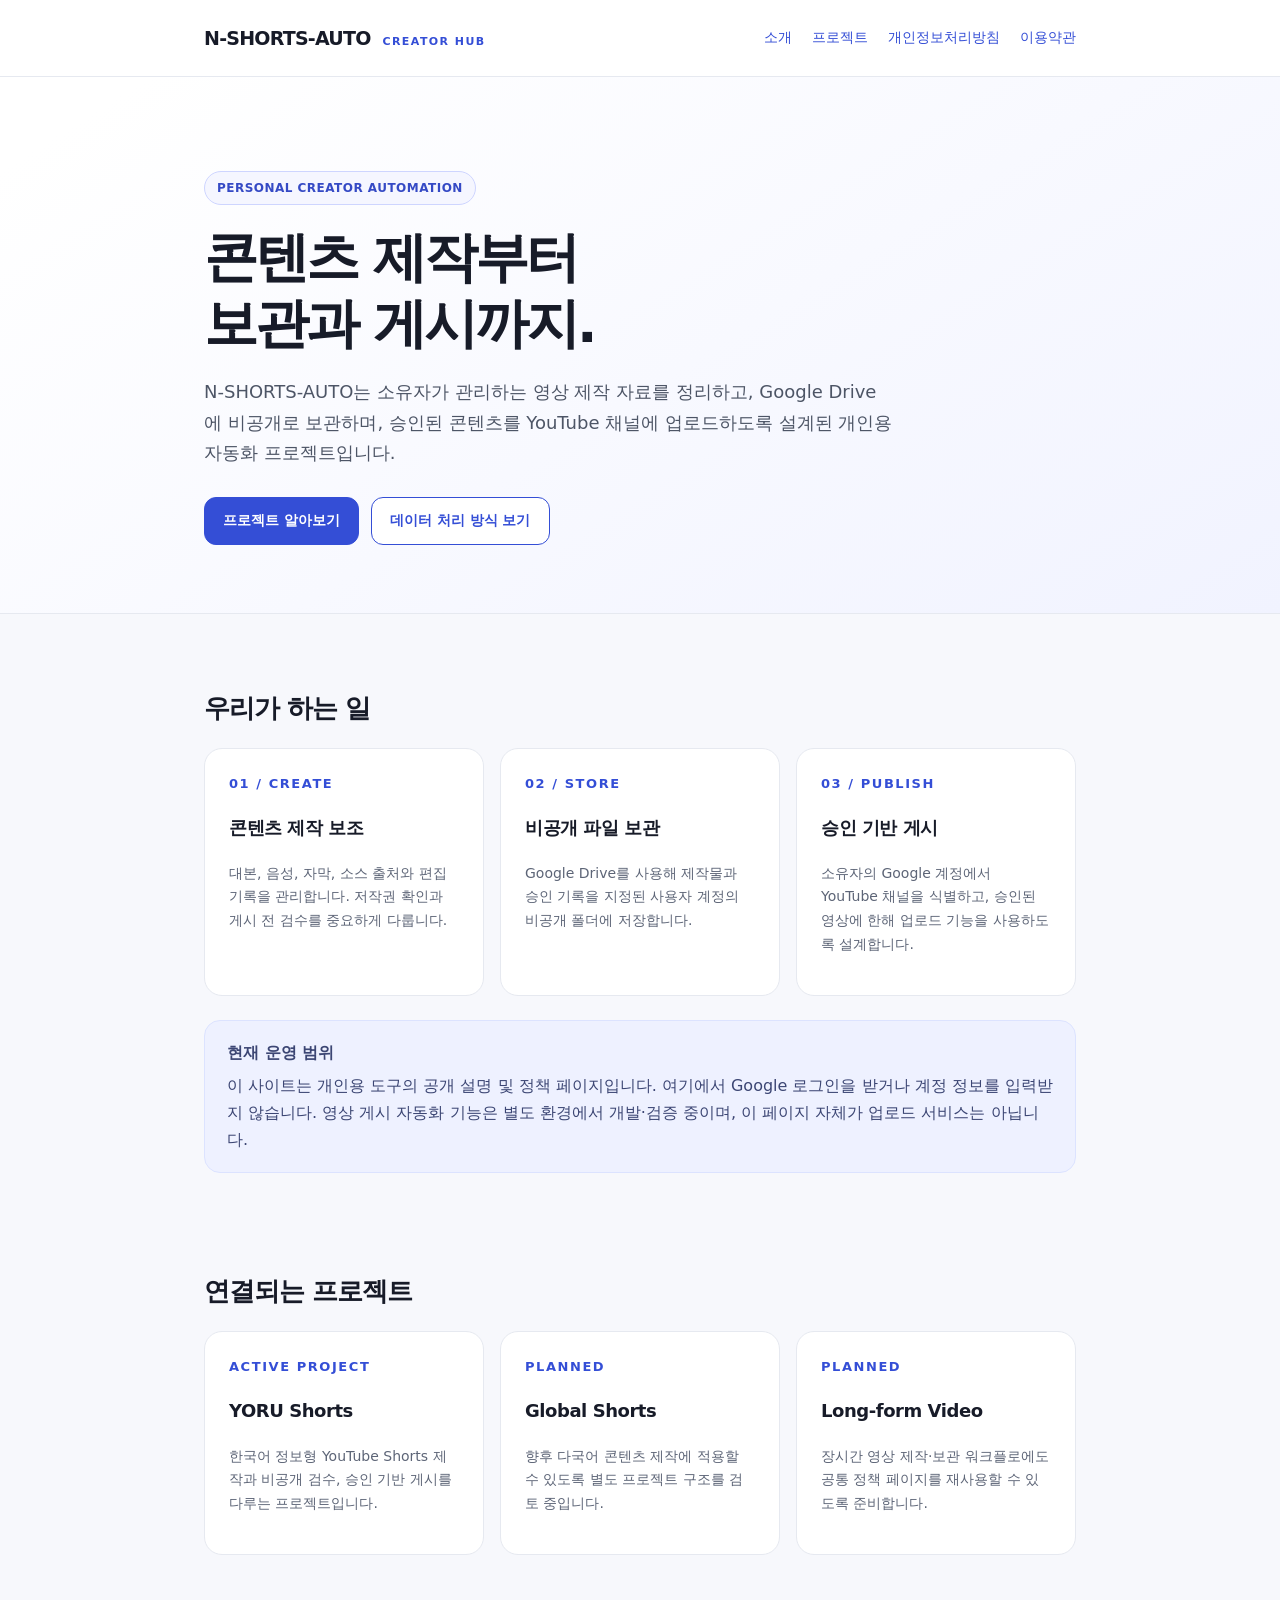
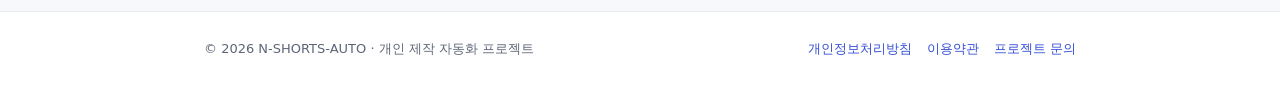
<file: oauth-hub/index.html>
<!doctype html>
<html lang="ko"><head><meta charset="utf-8"><meta name="viewport" content="width=device-width,initial-scale=1"><meta name="description" content="N-SHORTS-AUTO: 개인 콘텐츠 제작 및 Google Drive와 YouTube 연결을 위한 자동화 도구 소개"><title>N-SHORTS-AUTO | 크리에이터 자동화 허브</title><link rel="stylesheet" href="style.css"></head>
<body><header class="top"><div class="wrap nav"><a class="brand" href="./">N-SHORTS-AUTO <small>CREATOR HUB</small></a><nav class="navlinks" aria-label="메인 메뉴"><a href="#about">소개</a><a href="#projects">프로젝트</a><a href="privacy.html">개인정보처리방침</a><a href="terms.html">이용약관</a></nav></div></header>
<main><div class="hero"><div class="wrap"><span class="eyebrow">PERSONAL CREATOR AUTOMATION</span><h1>콘텐츠 제작부터<br>보관과 게시까지.</h1><p class="lead">N-SHORTS-AUTO는 소유자가 관리하는 영상 제작 자료를 정리하고, Google Drive에 비공개로 보관하며, 승인된 콘텐츠를 YouTube 채널에 업로드하도록 설계된 개인용 자동화 프로젝트입니다.</p><div class="actions"><a class="btn" href="#about">프로젝트 알아보기</a><a class="btn ghost" href="privacy.html">데이터 처리 방식 보기</a></div></div></div>
<section id="about" class="section"><div class="wrap"><h2>우리가 하는 일</h2><div class="grid"><div class="panel"><div class="num">01 / CREATE</div><h3>콘텐츠 제작 보조</h3><p>대본, 음성, 자막, 소스 출처와 편집 기록을 관리합니다. 저작권 확인과 게시 전 검수를 중요하게 다룹니다.</p></div><div class="panel"><div class="num">02 / STORE</div><h3>비공개 파일 보관</h3><p>Google Drive를 사용해 제작물과 승인 기록을 지정된 사용자 계정의 비공개 폴더에 저장합니다.</p></div><div class="panel"><div class="num">03 / PUBLISH</div><h3>승인 기반 게시</h3><p>소유자의 Google 계정에서 YouTube 채널을 식별하고, 승인된 영상에 한해 업로드 기능을 사용하도록 설계합니다.</p></div></div><div class="note wide"><strong>현재 운영 범위</strong><p style="margin:6px 0 0">이 사이트는 개인용 도구의 공개 설명 및 정책 페이지입니다. 여기에서 Google 로그인을 받거나 계정 정보를 입력받지 않습니다. 영상 게시 자동화 기능은 별도 환경에서 개발·검증 중이며, 이 페이지 자체가 업로드 서비스는 아닙니다.</p></div></div></section>
<section id="projects" class="section" style="padding-top:0"><div class="wrap"><h2>연결되는 프로젝트</h2><div class="grid"><div class="panel"><div class="num">ACTIVE PROJECT</div><h3>YORU Shorts</h3><p>한국어 정보형 YouTube Shorts 제작과 비공개 검수, 승인 기반 게시를 다루는 프로젝트입니다.</p></div><div class="panel"><div class="num">PLANNED</div><h3>Global Shorts</h3><p>향후 다국어 콘텐츠 제작에 적용할 수 있도록 별도 프로젝트 구조를 검토 중입니다.</p></div><div class="panel"><div class="num">PLANNED</div><h3>Long-form Video</h3><p>장시간 영상 제작·보관 워크플로에도 공통 정책 페이지를 재사용할 수 있도록 준비합니다.</p></div></div></div></section></main>
<footer class="footer"><div class="wrap"><div>© 2026 N-SHORTS-AUTO · 개인 제작 자동화 프로젝트</div><div><a href="privacy.html">개인정보처리방침</a><a href="terms.html">이용약관</a><a href="https://github.com/sonni0205-stack/b02-picker-test">프로젝트 문의</a></div></div></footer></body></html>
</file>
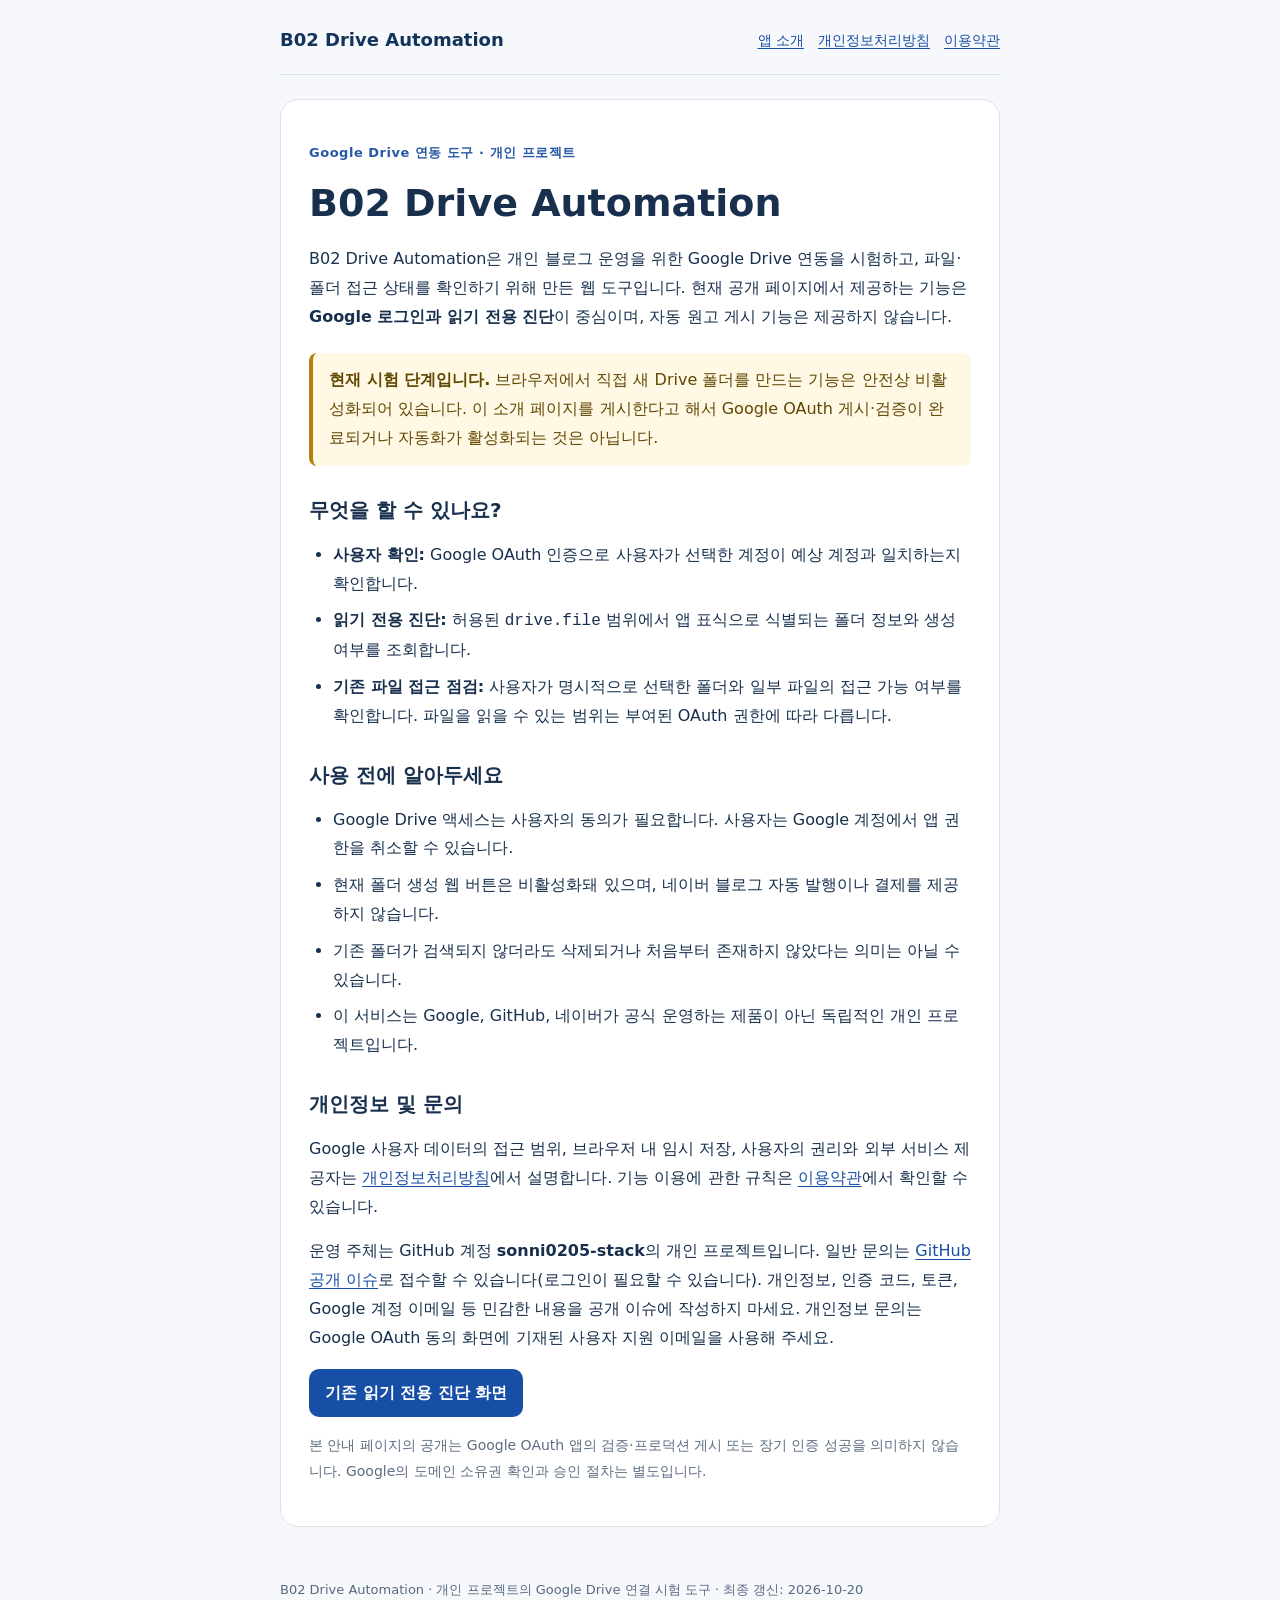
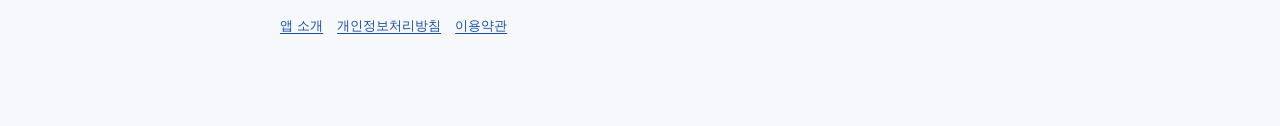
<file: app-home.html>
<!doctype html>
<html lang="ko">
<head>
<meta charset="utf-8">
<meta name="viewport" content="width=device-width,initial-scale=1">
<meta name="referrer" content="strict-origin-when-cross-origin">
<meta name="description" content="앱 소개 — B02 Drive Automation의 사용 목적과 데이터 처리 안내">
<title>앱 소개 | B02 Drive Automation</title>
<style>:root{color-scheme:light}*{box-sizing:border-box}body{margin:0;background:#f6f8fc;color:#18304d;font:16px/1.8 system-ui,-apple-system,"Noto Sans KR",sans-serif}a{color:#174ea6;text-underline-offset:3px}a:focus-visible{outline:3px solid #174ea6;outline-offset:3px}.wrap{max-width:760px;margin:auto;padding:24px 20px 60px}.top{display:flex;flex-wrap:wrap;align-items:center;justify-content:space-between;gap:12px;padding-bottom:18px;border-bottom:1px solid #dce2eb}.brand{font-size:18px;font-weight:800;text-decoration:none;color:#12345a}.nav{display:flex;gap:14px;flex-wrap:wrap;font-size:14px}.panel{background:#fff;border:1px solid #dce2eb;border-radius:18px;padding:28px;margin-top:24px}h1{font-size:clamp(27px,6vw,38px);line-height:1.35;margin:12px 0 16px}h2{font-size:20px;margin:30px 0 12px;line-height:1.45}h3{font-size:17px;margin:18px 0 9px}p,li{overflow-wrap:anywhere}ul,ol{padding-left:24px}li{margin:8px 0}.kicker{font-size:13px;font-weight:800;letter-spacing:.04em;color:#2759a6}.notice{background:#fff8e5;border-left:4px solid #b68009;border-radius:8px;padding:13px 16px;color:#604700;margin:22px 0}a.link{display:inline-block;border-radius:10px;padding:10px 16px;color:#fff;background:#174ea6;text-decoration:none;font-weight:700}.muted{color:#5d6d83;font-size:14px}footer{margin-top:22px;padding:16px 0;font-size:13px;color:#586a82}footer a{margin-right:14px}@media(max-width:540px){.wrap{padding:14px 13px 42px}.panel{padding:19px 17px;border-radius:13px}.nav{gap:10px}h2{font-size:19px}}</style>
</head>
<body>
<div class="wrap">
<header class="top"><a class="brand" href="app-home.html">B02 Drive Automation</a><nav class="nav" aria-label="사이트 안내"><a href="app-home.html" aria-current="page">앱 소개</a><a href="privacy.html">개인정보처리방침</a><a href="terms.html">이용약관</a></nav></header>
<main class="panel">
<p class="kicker">Google Drive 연동 도구 · 개인 프로젝트</p>
<h1>B02 Drive Automation</h1>
<p>B02 Drive Automation은 개인 블로그 운영을 위한 Google Drive 연동을 시험하고, 파일·폴더 접근 상태를 확인하기 위해 만든 웹 도구입니다. 현재 공개 페이지에서 제공하는 기능은 <strong>Google 로그인과 읽기 전용 진단</strong>이 중심이며, 자동 원고 게시 기능은 제공하지 않습니다.</p>
<div class="notice"><strong>현재 시험 단계입니다.</strong> 브라우저에서 직접 새 Drive 폴더를 만드는 기능은 안전상 비활성화되어 있습니다. 이 소개 페이지를 게시한다고 해서 Google OAuth 게시·검증이 완료되거나 자동화가 활성화되는 것은 아닙니다.</div>
<h2>무엇을 할 수 있나요?</h2>
<ul>
<li><strong>사용자 확인:</strong> Google OAuth 인증으로 사용자가 선택한 계정이 예상 계정과 일치하는지 확인합니다.</li>
<li><strong>읽기 전용 진단:</strong> 허용된 <code>drive.file</code> 범위에서 앱 표식으로 식별되는 폴더 정보와 생성 여부를 조회합니다.</li>
<li><strong>기존 파일 접근 점검:</strong> 사용자가 명시적으로 선택한 폴더와 일부 파일의 접근 가능 여부를 확인합니다. 파일을 읽을 수 있는 범위는 부여된 OAuth 권한에 따라 다릅니다.</li>
</ul>
<h2>사용 전에 알아두세요</h2>
<ul>
<li>Google Drive 액세스는 사용자의 동의가 필요합니다. 사용자는 Google 계정에서 앱 권한을 취소할 수 있습니다.</li>
<li>현재 폴더 생성 웹 버튼은 비활성화돼 있으며, 네이버 블로그 자동 발행이나 결제를 제공하지 않습니다.</li>
<li>기존 폴더가 검색되지 않더라도 삭제되거나 처음부터 존재하지 않았다는 의미는 아닐 수 있습니다.</li>
<li>이 서비스는 Google, GitHub, 네이버가 공식 운영하는 제품이 아닌 독립적인 개인 프로젝트입니다.</li>
</ul>
<h2>개인정보 및 문의</h2>
<p>Google 사용자 데이터의 접근 범위, 브라우저 내 임시 저장, 사용자의 권리와 외부 서비스 제공자는 <a href="privacy.html">개인정보처리방침</a>에서 설명합니다. 기능 이용에 관한 규칙은 <a href="terms.html">이용약관</a>에서 확인할 수 있습니다.</p>
<p>운영 주체는 GitHub 계정 <strong>sonni0205-stack</strong>의 개인 프로젝트입니다. 일반 문의는 <a href="https://github.com/sonni0205-stack/b02-picker-test/issues/new">GitHub 공개 이슈</a>로 접수할 수 있습니다(로그인이 필요할 수 있습니다). 개인정보, 인증 코드, 토큰, Google 계정 이메일 등 민감한 내용을 공개 이슈에 작성하지 마세요. 개인정보 문의는 Google OAuth 동의 화면에 기재된 사용자 지원 이메일을 사용해 주세요.</p>
<p><a class="link" href="b02-folder-diagnostic.html">기존 읽기 전용 진단 화면</a></p>
<p class="muted">본 안내 페이지의 공개는 Google OAuth 앱의 검증·프로덕션 게시 또는 장기 인증 성공을 의미하지 않습니다. Google의 도메인 소유권 확인과 승인 절차는 별도입니다.</p></main>
<footer><p>B02 Drive Automation · 개인 프로젝트의 Google Drive 연결 시험 도구 · 최종 갱신: 2026-10-20</p><p><a href="app-home.html">앱 소개</a><a href="privacy.html">개인정보처리방침</a><a href="terms.html">이용약관</a></p></footer>
</div>
</body></html>
</file>
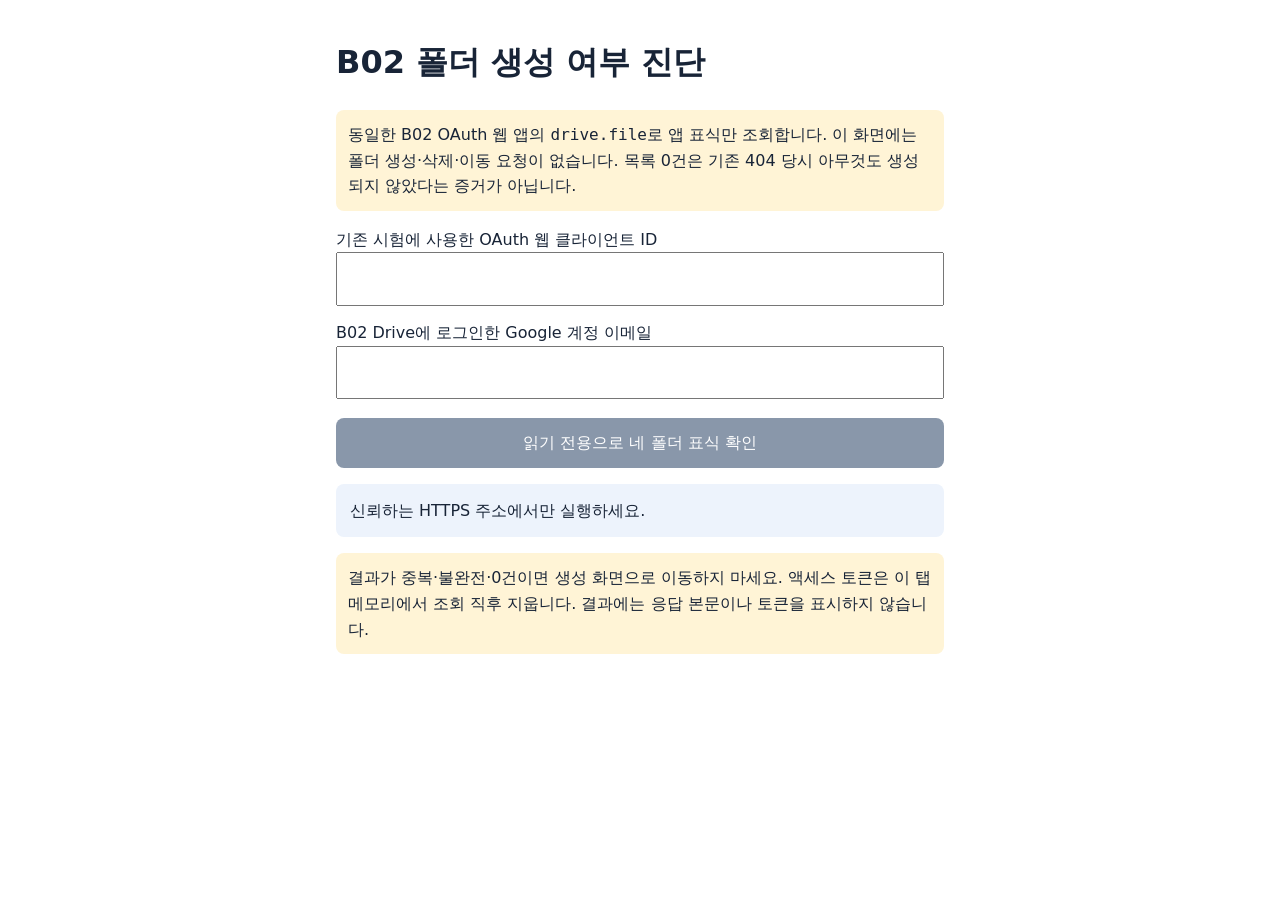
<file: b02-folder-diagnostic.html>
<!doctype html>
<html lang="ko"><head><meta charset="utf-8"><meta name="viewport" content="width=device-width,initial-scale=1">
<meta name="referrer" content="strict-origin-when-cross-origin"><title>B02 Drive 읽기 전용 진단</title>
<style>body{font:16px/1.6 system-ui,sans-serif;max-width:38rem;margin:auto;padding:16px;color:#182437}label{display:block;margin:14px 0 5px}input,button{box-sizing:border-box;width:100%;padding:12px;font:inherit}button{margin-top:14px;background:#174ea6;color:white;border:0;border-radius:8px}button:disabled{background:#8997aa}#result{white-space:pre-wrap;overflow-wrap:anywhere;background:#edf3fc;padding:14px;border-radius:8px}.note{background:#fff4d6;padding:12px;border-radius:8px}</style></head>
<body><h1>B02 폴더 생성 여부 진단</h1>
<p class="note">동일한 B02 OAuth 웹 앱의 <code>drive.file</code>로 앱 표식만 조회합니다. 이 화면에는 폴더 생성·삭제·이동 요청이 없습니다. 목록 0건은 기존 404 당시 아무것도 생성되지 않았다는 증거가 아닙니다.</p>
<label>기존 시험에 사용한 OAuth 웹 클라이언트 ID<input id="client" autocomplete="off" spellcheck="false"></label>
<label>B02 Drive에 로그인한 Google 계정 이메일<input id="email" type="email" autocomplete="off" spellcheck="false"></label>
<button id="diagnose" disabled>읽기 전용으로 네 폴더 표식 확인</button>
<p id="result" role="status" aria-live="polite">Google 인증 라이브러리를 불러오는 중입니다.</p>
<p class="note">결과가 중복·불완전·0건이면 생성 화면으로 이동하지 마세요. 액세스 토큰은 이 탭 메모리에서 조회 직후 지웁니다. 결과에는 응답 본문이나 토큰을 표시하지 않습니다.</p>
<script src="https://accounts.google.com/gsi/client" async defer></script>
<script src="./b02-folder-diagnostic.js" defer></script></body></html>
</file>
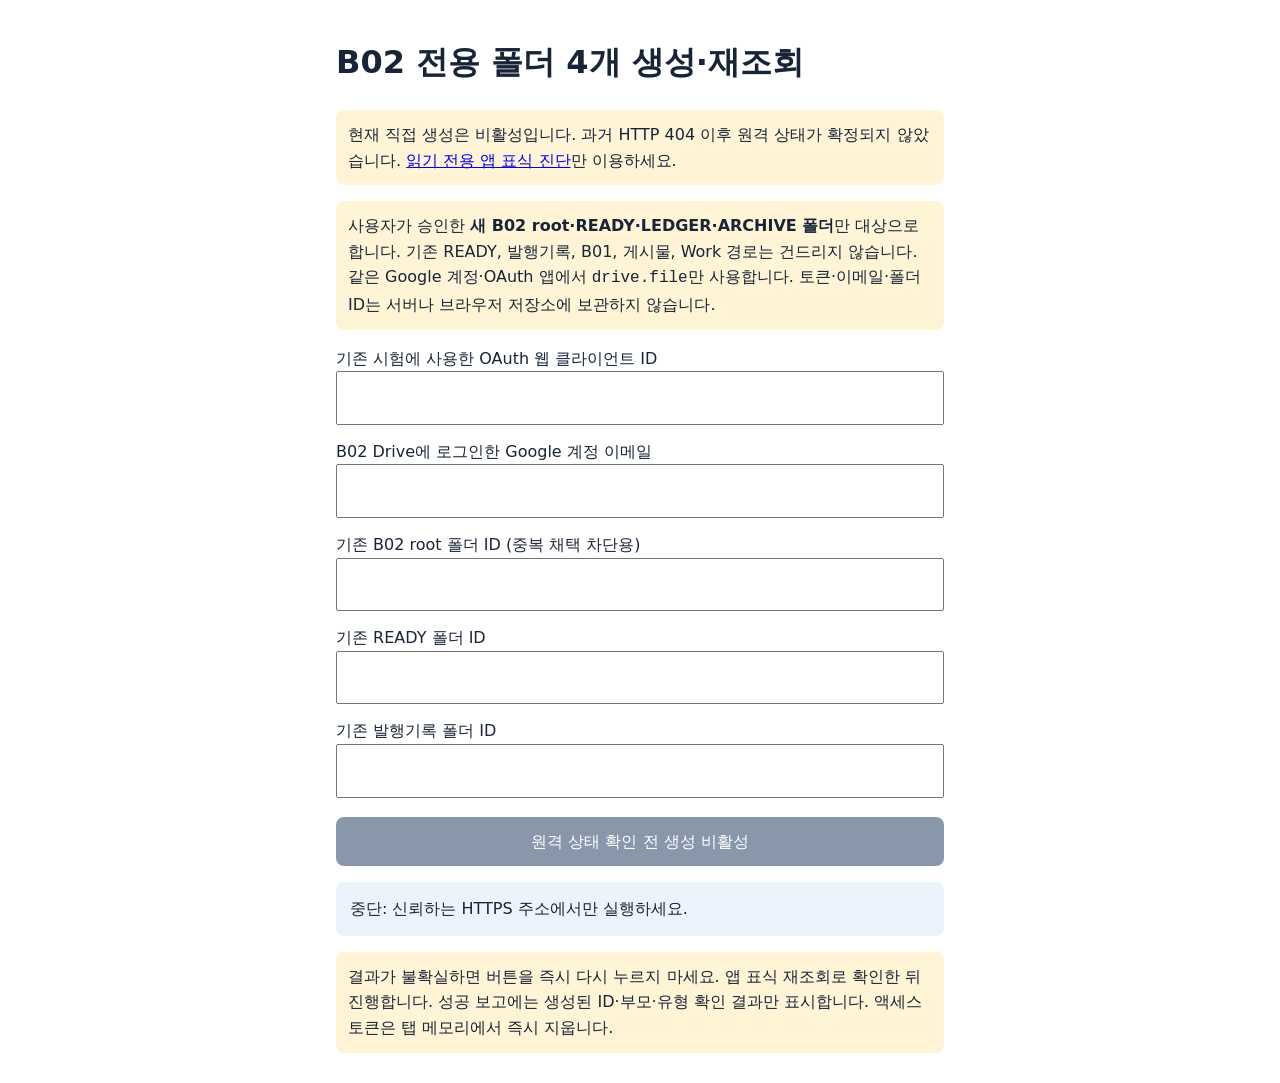
<file: b02-folder-provision.html>
<!doctype html>
<html lang="ko"><head><meta charset="utf-8"><meta name="viewport" content="width=device-width,initial-scale=1">
<meta name="referrer" content="strict-origin-when-cross-origin"><title>B02 전용 Drive 폴더 생성</title>
<style>body{font:16px/1.6 system-ui,sans-serif;max-width:38rem;margin:auto;padding:16px;color:#182437}label{display:block;margin:14px 0 5px}input,button{box-sizing:border-box;width:100%;padding:12px;font:inherit}button{margin-top:14px;background:#174ea6;color:white;border:0;border-radius:8px}button:disabled{background:#8997aa}#result{white-space:pre-wrap;overflow-wrap:anywhere;background:#edf3fc;padding:14px;border-radius:8px}.note{background:#fff4d6;padding:12px;border-radius:8px}</style></head>
<body><h1>B02 전용 폴더 4개 생성·재조회</h1>
<p class="note">현재 직접 생성은 비활성입니다. 과거 HTTP 404 이후 원격 상태가 확정되지 않았습니다. <a href="./b02-folder-diagnostic.html">읽기 전용 앱 표식 진단</a>만 이용하세요.</p>
<p class="note">사용자가 승인한 <b>새 B02 root·READY·LEDGER·ARCHIVE 폴더</b>만 대상으로 합니다. 기존 READY, 발행기록, B01, 게시물, Work 경로는 건드리지 않습니다. 같은 Google 계정·OAuth 앱에서 <code>drive.file</code>만 사용합니다. 토큰·이메일·폴더 ID는 서버나 브라우저 저장소에 보관하지 않습니다.</p>
<label>기존 시험에 사용한 OAuth 웹 클라이언트 ID<input id="client" autocomplete="off" spellcheck="false"></label>
<label>B02 Drive에 로그인한 Google 계정 이메일<input id="email" type="email" autocomplete="off" spellcheck="false"></label>
<label>기존 B02 root 폴더 ID (중복 채택 차단용)<input id="legacy-root" autocomplete="off"></label>
<label>기존 READY 폴더 ID<input id="legacy-ready" autocomplete="off"></label>
<label>기존 발행기록 폴더 ID<input id="legacy-ledger" autocomplete="off"></label>
<button id="start" disabled>원격 상태 확인 전 생성 비활성</button>
<p id="result" role="status" aria-live="polite">Google 인증 라이브러리를 불러오는 중입니다.</p>
<p class="note">결과가 불확실하면 버튼을 즉시 다시 누르지 마세요. 앱 표식 재조회로 확인한 뒤 진행합니다. 성공 보고에는 생성된 ID·부모·유형 확인 결과만 표시합니다. 액세스 토큰은 탭 메모리에서 즉시 지웁니다.</p>
<script src="https://accounts.google.com/gsi/client" async defer></script>
<script src="./b02-folder-provision.js" defer></script></body></html>
</file>
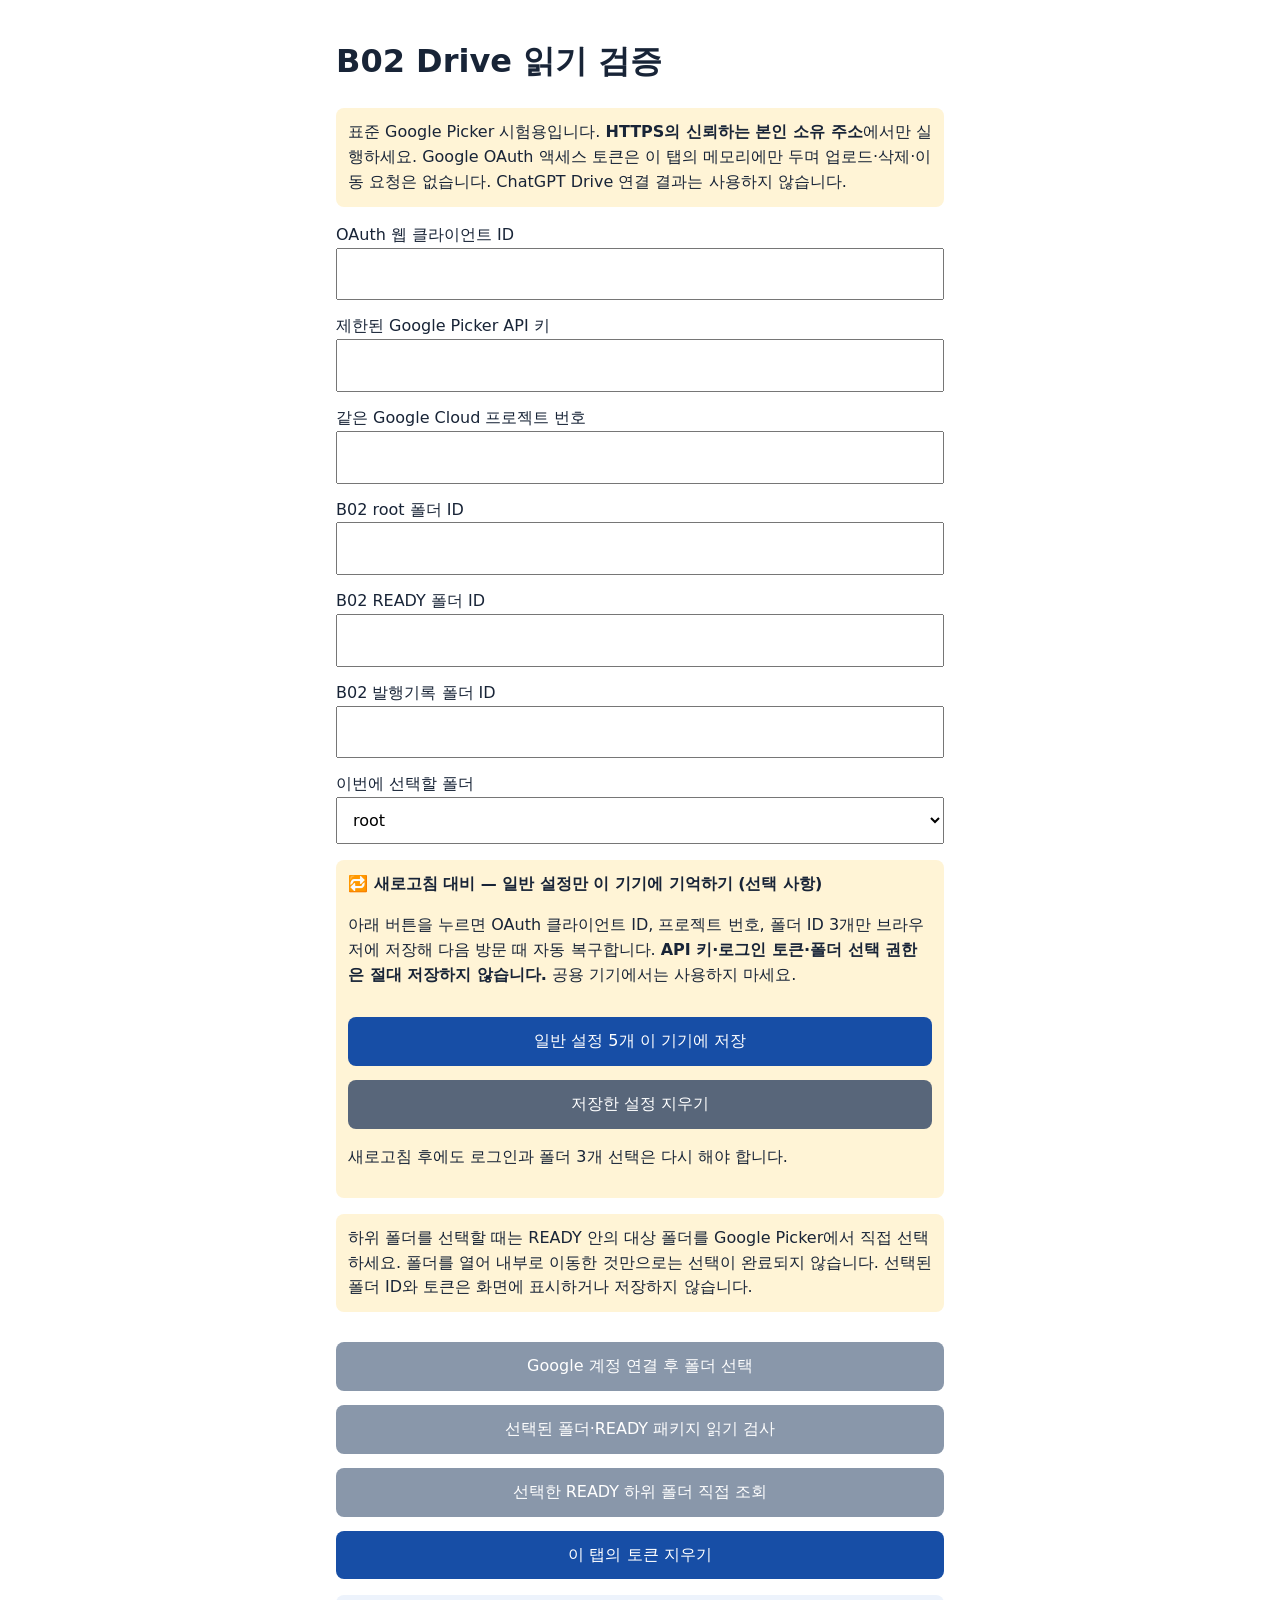
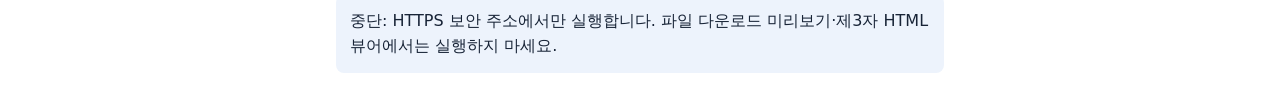
<file: b02-standard-picker.html>
<!doctype html>
<html lang="ko"><head><meta charset="utf-8"><meta name="viewport" content="width=device-width,initial-scale=1">
<meta name="referrer" content="strict-origin-when-cross-origin"><title>B02 표준 Picker 읽기 검증</title>
<style>body{font:16px/1.55 system-ui,sans-serif;max-width:38rem;margin:auto;padding:16px;color:#182437}label{display:block;margin:14px 0 5px}input,select,button{box-sizing:border-box;width:100%;padding:12px;font:inherit}button{margin-top:14px;background:#174ea6;color:white;border:0;border-radius:8px}button:disabled{background:#8997aa}#result{white-space:pre-wrap;overflow-wrap:anywhere;background:#edf3fc;padding:14px;border-radius:8px}.note{background:#fff4d6;padding:12px;border-radius:8px}</style></head>
<body><h1>B02 Drive 읽기 검증</h1>
<p class="note">표준 Google Picker 시험용입니다. <b>HTTPS의 신뢰하는 본인 소유 주소</b>에서만 실행하세요. Google OAuth 액세스 토큰은 이 탭의 메모리에만 두며 업로드·삭제·이동 요청은 없습니다. ChatGPT Drive 연결 결과는 사용하지 않습니다.</p>
<label>OAuth 웹 클라이언트 ID<input id="client" autocomplete="off" spellcheck="false"></label>
<label>제한된 Google Picker API 키<input id="key" type="password" autocomplete="off" spellcheck="false"></label>
<label>같은 Google Cloud 프로젝트 번호<input id="app" inputmode="numeric" autocomplete="off"></label>
<label>B02 root 폴더 ID<input id="root" autocomplete="off"></label>
<label>B02 READY 폴더 ID<input id="ready" autocomplete="off"></label>
<label>B02 발행기록 폴더 ID<input id="ledger" autocomplete="off"></label>
<label>이번에 선택할 폴더<select id="target"><option value="root">root</option><option value="ready">READY</option><option value="ledger">발행기록</option><option value="child">READY 하위 폴더</option></select></label>
<!-- PREVIEW_SETTINGS_PANEL_START -->
<section class="note" style="margin-top:16px">
  <strong>🔁 새로고침 대비 — 일반 설정만 이 기기에 기억하기 (선택 사항)</strong>
  <p>아래 버튼을 누르면 OAuth 클라이언트 ID, 프로젝트 번호, 폴더 ID 3개만 브라우저에 저장해 다음 방문 때 자동 복구합니다. <strong>API 키·로그인 토큰·폴더 선택 권한은 절대 저장하지 않습니다.</strong> 공용 기기에서는 사용하지 마세요.</p>
  <button type="button" id="save-settings">일반 설정 5개 이 기기에 저장</button>
  <button type="button" id="forget-settings" style="background:#58667a">저장한 설정 지우기</button>
  <p id="settings-status" role="status" aria-live="polite">새로고침 후에도 로그인과 폴더 3개 선택은 다시 해야 합니다.</p>
</section>
<!-- PREVIEW_SETTINGS_PANEL_END -->
<p class="note">하위 폴더를 선택할 때는 READY 안의 대상 폴더를 Google Picker에서 직접 선택하세요. 폴더를 열어 내부로 이동한 것만으로는 선택이 완료되지 않습니다. 선택된 폴더 ID와 토큰은 화면에 표시하거나 저장하지 않습니다.</p>
<button id="pick" disabled>Google 계정 연결 후 폴더 선택</button>
<button id="read" disabled>선택된 폴더·READY 패키지 읽기 검사</button>
<button id="read-child" disabled>선택한 READY 하위 폴더 직접 조회</button>
<button id="clear">이 탭의 토큰 지우기</button>
<p id="result" role="status" aria-live="polite">Google 라이브러리를 불러오는 중입니다.</p>
<!-- PREVIEW_SETTINGS_SCRIPT_START -->
<script>
(() => {
  'use strict';
  const STORAGE_KEY = 'B02Picker_Nonsecret_Settings_v1';
  const FIELDS = ['client', 'app', 'root', 'ready', 'ledger'];
  const status = message => { document.getElementById('settings-status').textContent = message; };
  const valid = values => {
    if (!values || typeof values !== 'object') return false;
    if (!/^[0-9]+-[a-z0-9-]+\.apps\.googleusercontent\.com$/.test(values.client || '')) return false;
    if (!/^[0-9]{6,}$/.test(values.app || '')) return false;
    const folderIds = ['root', 'ready', 'ledger'].map(k => values[k]);
    return folderIds.every(v => typeof v === 'string' && /^[A-Za-z0-9_-]{10,100}$/.test(v))
      && new Set(folderIds).size === 3;
  };
  try {
    const raw = localStorage.getItem(STORAGE_KEY);
    if (raw) {
      const saved = JSON.parse(raw);
      if (valid(saved)) {
        for (const k of FIELDS) document.getElementById(k).value = saved[k];
        status('✅ 일반 설정 5개 복구됨. API 키를 다시 입력하고 root → READY → 발행기록을 다시 선택하세요.');
      } else {
        localStorage.removeItem(STORAGE_KEY);
      }
    }
  } catch (e) { status('이 브라우저는 저장 기능을 사용하지 못합니다. 수동 입력은 가능합니다.'); }
  document.getElementById('save-settings').addEventListener('click', () => {
    const values = Object.fromEntries(FIELDS.map(k => [k, document.getElementById(k).value.trim()]));
    if (!valid(values)) return status('클라이언트 ID·프로젝트 번호·서로 다른 폴더 ID 3개를 모두 입력한 뒤 저장하세요.');
    try {
      localStorage.setItem(STORAGE_KEY, JSON.stringify(values));
      status('✅ 일반 설정 5개만 저장했어요. API 키·토큰·선택 권한은 저장하지 않았습니다.');
    } catch (e) { status('브라우저 저장이 차단되었습니다. 입력값을 수동으로 보관해 주세요.'); }
  });
  document.getElementById('forget-settings').addEventListener('click', () => {
    try { localStorage.removeItem(STORAGE_KEY); status('저장된 일반 설정을 삭제했습니다. 현재 입력칸은 그대로입니다.'); }
    catch (e) { status('저장된 설정을 지우지 못했습니다. 브라우저 사이트 데이터에서 삭제할 수 있습니다.'); }
  });
})();
</script>
<!-- PREVIEW_SETTINGS_SCRIPT_END -->
<script src="https://apis.google.com/js/api.js" async defer></script>
<script src="https://accounts.google.com/gsi/client" async defer></script>
<script src="./b02-standard-picker.js" defer></script></body></html>
</file>
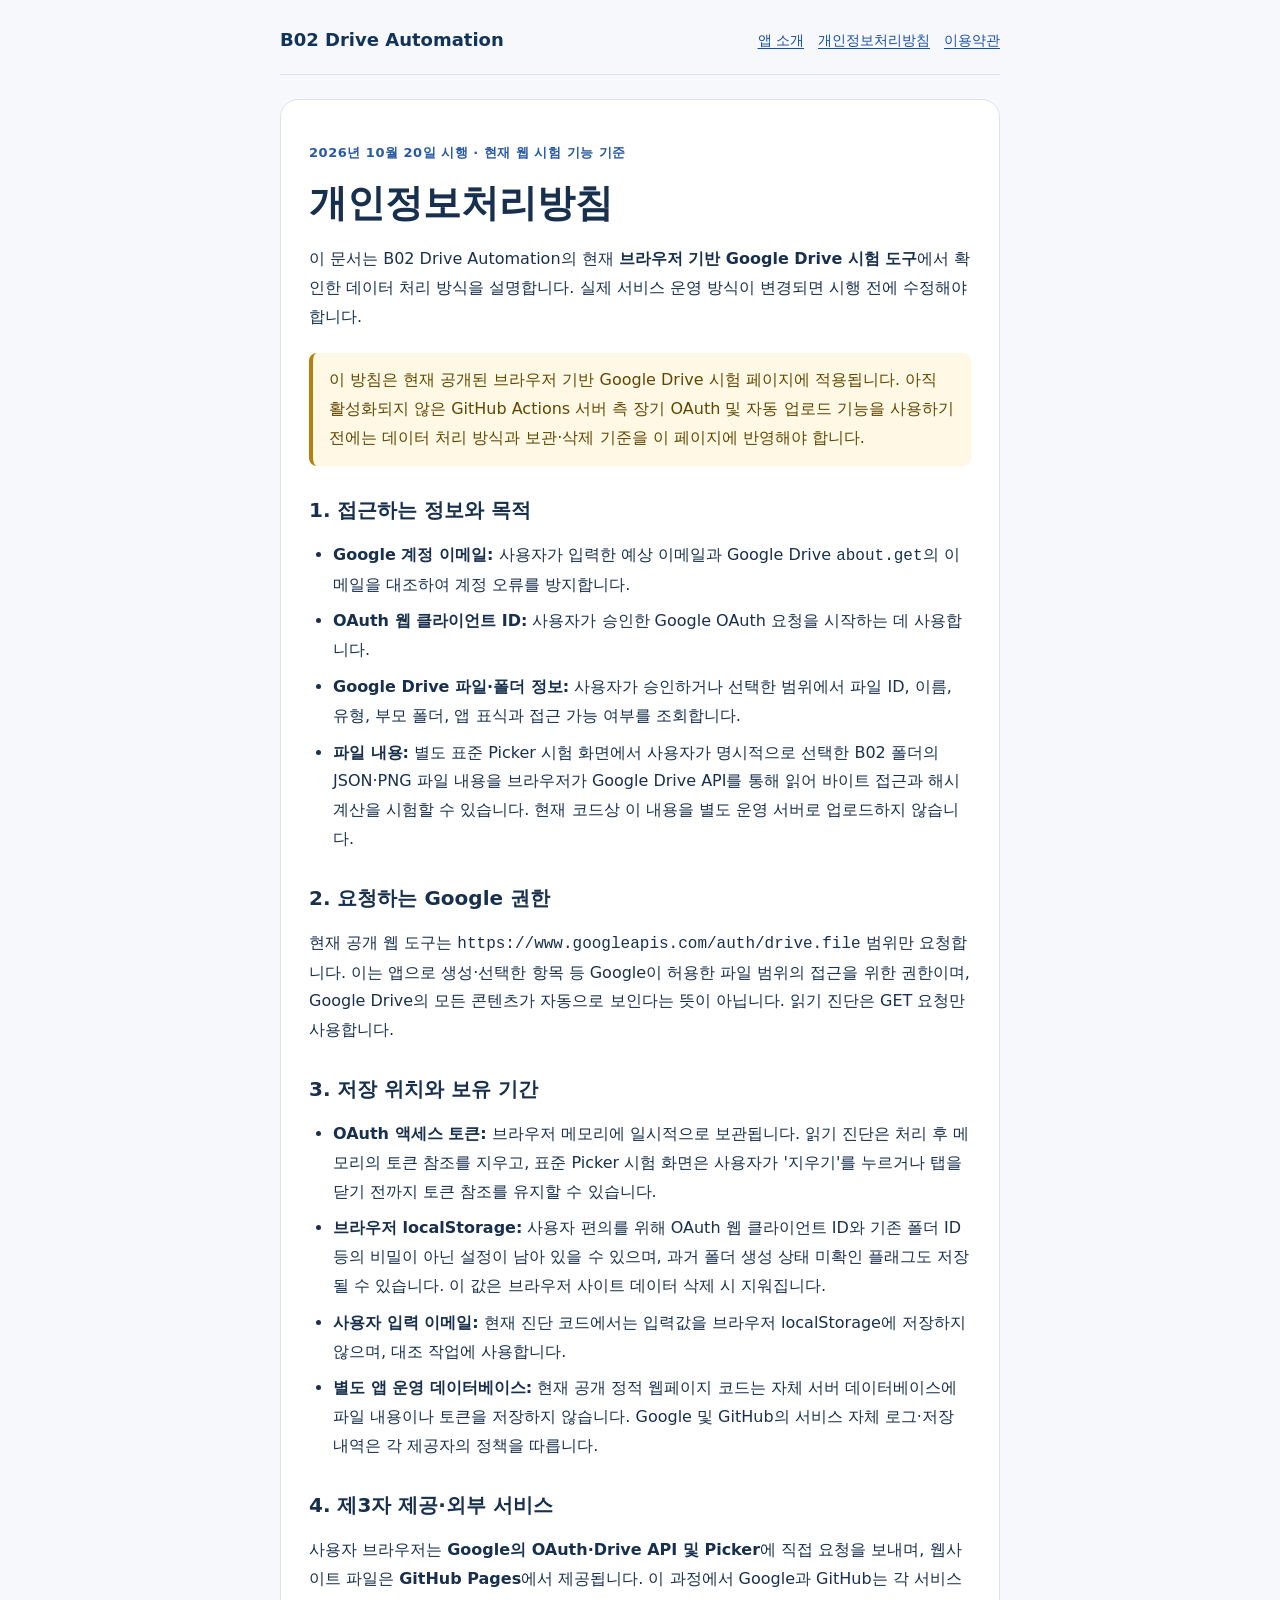
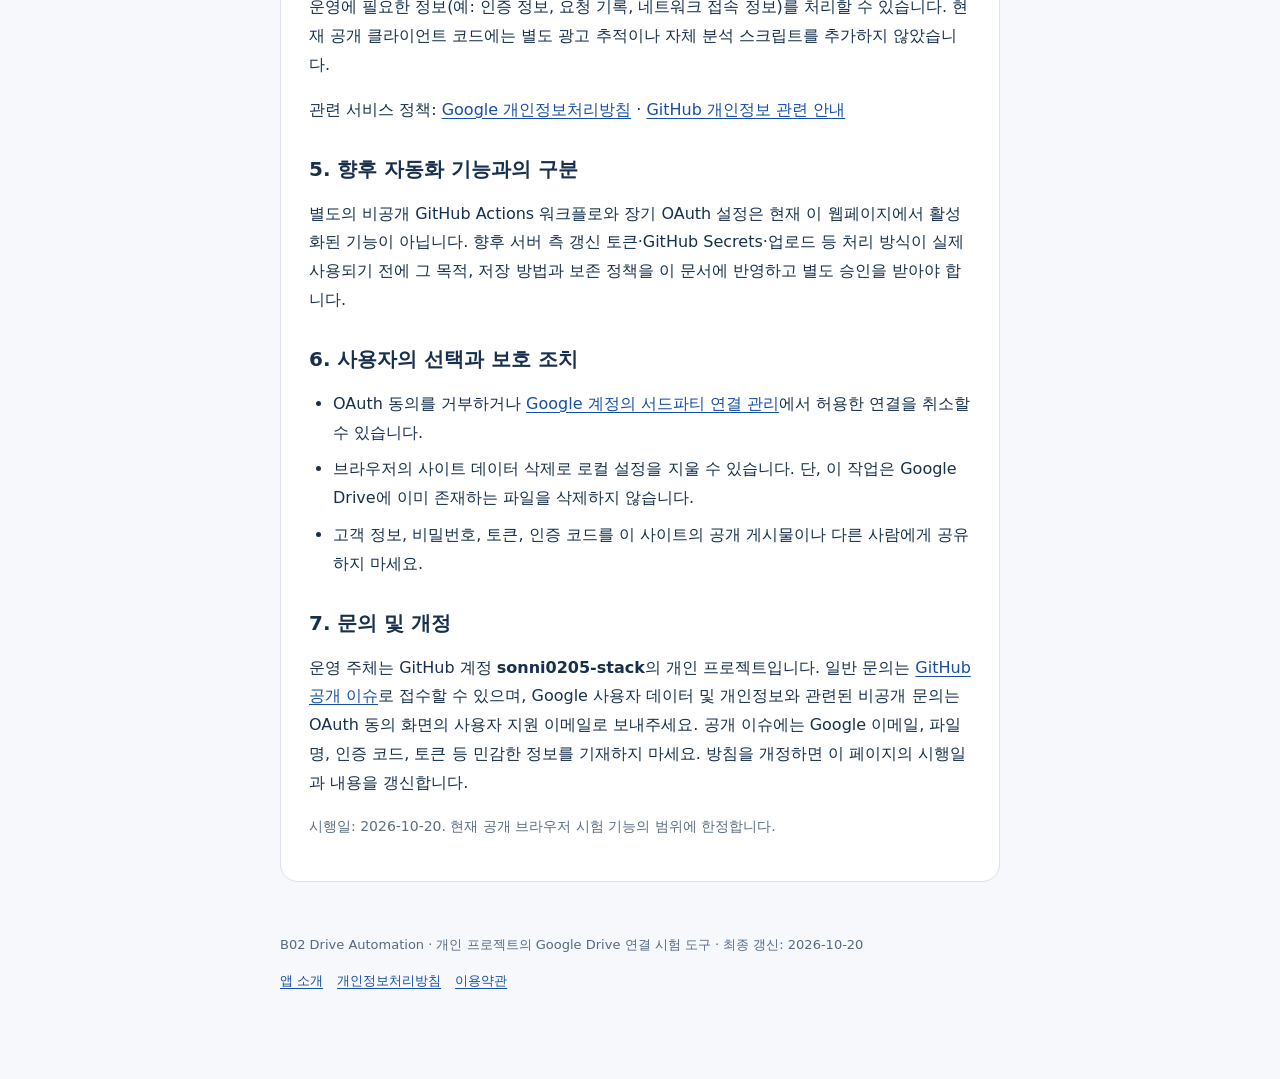
<file: privacy.html>
<!doctype html>
<html lang="ko">
<head>
<meta charset="utf-8">
<meta name="viewport" content="width=device-width,initial-scale=1">
<meta name="referrer" content="strict-origin-when-cross-origin">
<meta name="description" content="개인정보처리방침 — B02 Drive Automation의 사용 목적과 데이터 처리 안내">
<title>개인정보처리방침 | B02 Drive Automation</title>
<style>:root{color-scheme:light}*{box-sizing:border-box}body{margin:0;background:#f6f8fc;color:#18304d;font:16px/1.8 system-ui,-apple-system,"Noto Sans KR",sans-serif}a{color:#174ea6;text-underline-offset:3px}a:focus-visible{outline:3px solid #174ea6;outline-offset:3px}.wrap{max-width:760px;margin:auto;padding:24px 20px 60px}.top{display:flex;flex-wrap:wrap;align-items:center;justify-content:space-between;gap:12px;padding-bottom:18px;border-bottom:1px solid #dce2eb}.brand{font-size:18px;font-weight:800;text-decoration:none;color:#12345a}.nav{display:flex;gap:14px;flex-wrap:wrap;font-size:14px}.panel{background:#fff;border:1px solid #dce2eb;border-radius:18px;padding:28px;margin-top:24px}h1{font-size:clamp(27px,6vw,38px);line-height:1.35;margin:12px 0 16px}h2{font-size:20px;margin:30px 0 12px;line-height:1.45}h3{font-size:17px;margin:18px 0 9px}p,li{overflow-wrap:anywhere}ul,ol{padding-left:24px}li{margin:8px 0}.kicker{font-size:13px;font-weight:800;letter-spacing:.04em;color:#2759a6}.notice{background:#fff8e5;border-left:4px solid #b68009;border-radius:8px;padding:13px 16px;color:#604700;margin:22px 0}a.link{display:inline-block;border-radius:10px;padding:10px 16px;color:#fff;background:#174ea6;text-decoration:none;font-weight:700}.muted{color:#5d6d83;font-size:14px}footer{margin-top:22px;padding:16px 0;font-size:13px;color:#586a82}footer a{margin-right:14px}@media(max-width:540px){.wrap{padding:14px 13px 42px}.panel{padding:19px 17px;border-radius:13px}.nav{gap:10px}h2{font-size:19px}}</style>
</head>
<body>
<div class="wrap">
<header class="top"><a class="brand" href="app-home.html">B02 Drive Automation</a><nav class="nav" aria-label="사이트 안내"><a href="app-home.html">앱 소개</a><a href="privacy.html" aria-current="page">개인정보처리방침</a><a href="terms.html">이용약관</a></nav></header>
<main class="panel">
<p class="kicker">2026년 10월 20일 시행 · 현재 웹 시험 기능 기준</p>
<h1>개인정보처리방침</h1>
<p>이 문서는 B02 Drive Automation의 현재 <strong>브라우저 기반 Google Drive 시험 도구</strong>에서 확인한 데이터 처리 방식을 설명합니다. 실제 서비스 운영 방식이 변경되면 시행 전에 수정해야 합니다.</p>
<div class="notice">이 방침은 현재 공개된 브라우저 기반 Google Drive 시험 페이지에 적용됩니다. 아직 활성화되지 않은 GitHub Actions 서버 측 장기 OAuth 및 자동 업로드 기능을 사용하기 전에는 데이터 처리 방식과 보관·삭제 기준을 이 페이지에 반영해야 합니다.</div>
<h2>1. 접근하는 정보와 목적</h2>
<ul>
<li><strong>Google 계정 이메일:</strong> 사용자가 입력한 예상 이메일과 Google Drive <code>about.get</code>의 이메일을 대조하여 계정 오류를 방지합니다.</li>
<li><strong>OAuth 웹 클라이언트 ID:</strong> 사용자가 승인한 Google OAuth 요청을 시작하는 데 사용합니다.</li>
<li><strong>Google Drive 파일·폴더 정보:</strong> 사용자가 승인하거나 선택한 범위에서 파일 ID, 이름, 유형, 부모 폴더, 앱 표식과 접근 가능 여부를 조회합니다.</li>
<li><strong>파일 내용:</strong> 별도 표준 Picker 시험 화면에서 사용자가 명시적으로 선택한 B02 폴더의 JSON·PNG 파일 내용을 브라우저가 Google Drive API를 통해 읽어 바이트 접근과 해시 계산을 시험할 수 있습니다. 현재 코드상 이 내용을 별도 운영 서버로 업로드하지 않습니다.</li>
</ul>
<h2>2. 요청하는 Google 권한</h2>
<p>현재 공개 웹 도구는 <code>https://www.googleapis.com/auth/drive.file</code> 범위만 요청합니다. 이는 앱으로 생성·선택한 항목 등 Google이 허용한 파일 범위의 접근을 위한 권한이며, Google Drive의 모든 콘텐츠가 자동으로 보인다는 뜻이 아닙니다. 읽기 진단은 GET 요청만 사용합니다.</p>
<h2>3. 저장 위치와 보유 기간</h2>
<ul>
<li><strong>OAuth 액세스 토큰:</strong> 브라우저 메모리에 일시적으로 보관됩니다. 읽기 진단은 처리 후 메모리의 토큰 참조를 지우고, 표준 Picker 시험 화면은 사용자가 '지우기'를 누르거나 탭을 닫기 전까지 토큰 참조를 유지할 수 있습니다.</li>
<li><strong>브라우저 localStorage:</strong> 사용자 편의를 위해 OAuth 웹 클라이언트 ID와 기존 폴더 ID 등의 비밀이 아닌 설정이 남아 있을 수 있으며, 과거 폴더 생성 상태 미확인 플래그도 저장될 수 있습니다. 이 값은 브라우저 사이트 데이터 삭제 시 지워집니다.</li>
<li><strong>사용자 입력 이메일:</strong> 현재 진단 코드에서는 입력값을 브라우저 localStorage에 저장하지 않으며, 대조 작업에 사용합니다.</li>
<li><strong>별도 앱 운영 데이터베이스:</strong> 현재 공개 정적 웹페이지 코드는 자체 서버 데이터베이스에 파일 내용이나 토큰을 저장하지 않습니다. Google 및 GitHub의 서비스 자체 로그·저장 내역은 각 제공자의 정책을 따릅니다.</li>
</ul>
<h2>4. 제3자 제공·외부 서비스</h2>
<p>사용자 브라우저는 <strong>Google의 OAuth·Drive API 및 Picker</strong>에 직접 요청을 보내며, 웹사이트 파일은 <strong>GitHub Pages</strong>에서 제공됩니다. 이 과정에서 Google과 GitHub는 각 서비스 운영에 필요한 정보(예: 인증 정보, 요청 기록, 네트워크 접속 정보)를 처리할 수 있습니다. 현재 공개 클라이언트 코드에는 별도 광고 추적이나 자체 분석 스크립트를 추가하지 않았습니다.</p>
<p>관련 서비스 정책: <a href="https://policies.google.com/privacy">Google 개인정보처리방침</a> · <a href="https://docs.github.com/en/site-policy/privacy-policies/github-general-privacy-statement">GitHub 개인정보 관련 안내</a></p>
<h2>5. 향후 자동화 기능과의 구분</h2>
<p>별도의 비공개 GitHub Actions 워크플로와 장기 OAuth 설정은 현재 이 웹페이지에서 활성화된 기능이 아닙니다. 향후 서버 측 갱신 토큰·GitHub Secrets·업로드 등 처리 방식이 실제 사용되기 전에 그 목적, 저장 방법과 보존 정책을 이 문서에 반영하고 별도 승인을 받아야 합니다.</p>
<h2>6. 사용자의 선택과 보호 조치</h2>
<ul>
<li>OAuth 동의를 거부하거나 <a href="https://myaccount.google.com/connections">Google 계정의 서드파티 연결 관리</a>에서 허용한 연결을 취소할 수 있습니다.</li>
<li>브라우저의 사이트 데이터 삭제로 로컬 설정을 지울 수 있습니다. 단, 이 작업은 Google Drive에 이미 존재하는 파일을 삭제하지 않습니다.</li>
<li>고객 정보, 비밀번호, 토큰, 인증 코드를 이 사이트의 공개 게시물이나 다른 사람에게 공유하지 마세요.</li>
</ul>
<h2>7. 문의 및 개정</h2>
<p>운영 주체는 GitHub 계정 <strong>sonni0205-stack</strong>의 개인 프로젝트입니다. 일반 문의는 <a href="https://github.com/sonni0205-stack/b02-picker-test/issues/new">GitHub 공개 이슈</a>로 접수할 수 있으며, Google 사용자 데이터 및 개인정보와 관련된 비공개 문의는 OAuth 동의 화면의 사용자 지원 이메일로 보내주세요. 공개 이슈에는 Google 이메일, 파일명, 인증 코드, 토큰 등 민감한 정보를 기재하지 마세요. 방침을 개정하면 이 페이지의 시행일과 내용을 갱신합니다.</p>
<p class="muted">시행일: 2026-10-20. 현재 공개 브라우저 시험 기능의 범위에 한정합니다.</p></main>
<footer><p>B02 Drive Automation · 개인 프로젝트의 Google Drive 연결 시험 도구 · 최종 갱신: 2026-10-20</p><p><a href="app-home.html">앱 소개</a><a href="privacy.html">개인정보처리방침</a><a href="terms.html">이용약관</a></p></footer>
</div>
</body></html>
</file>
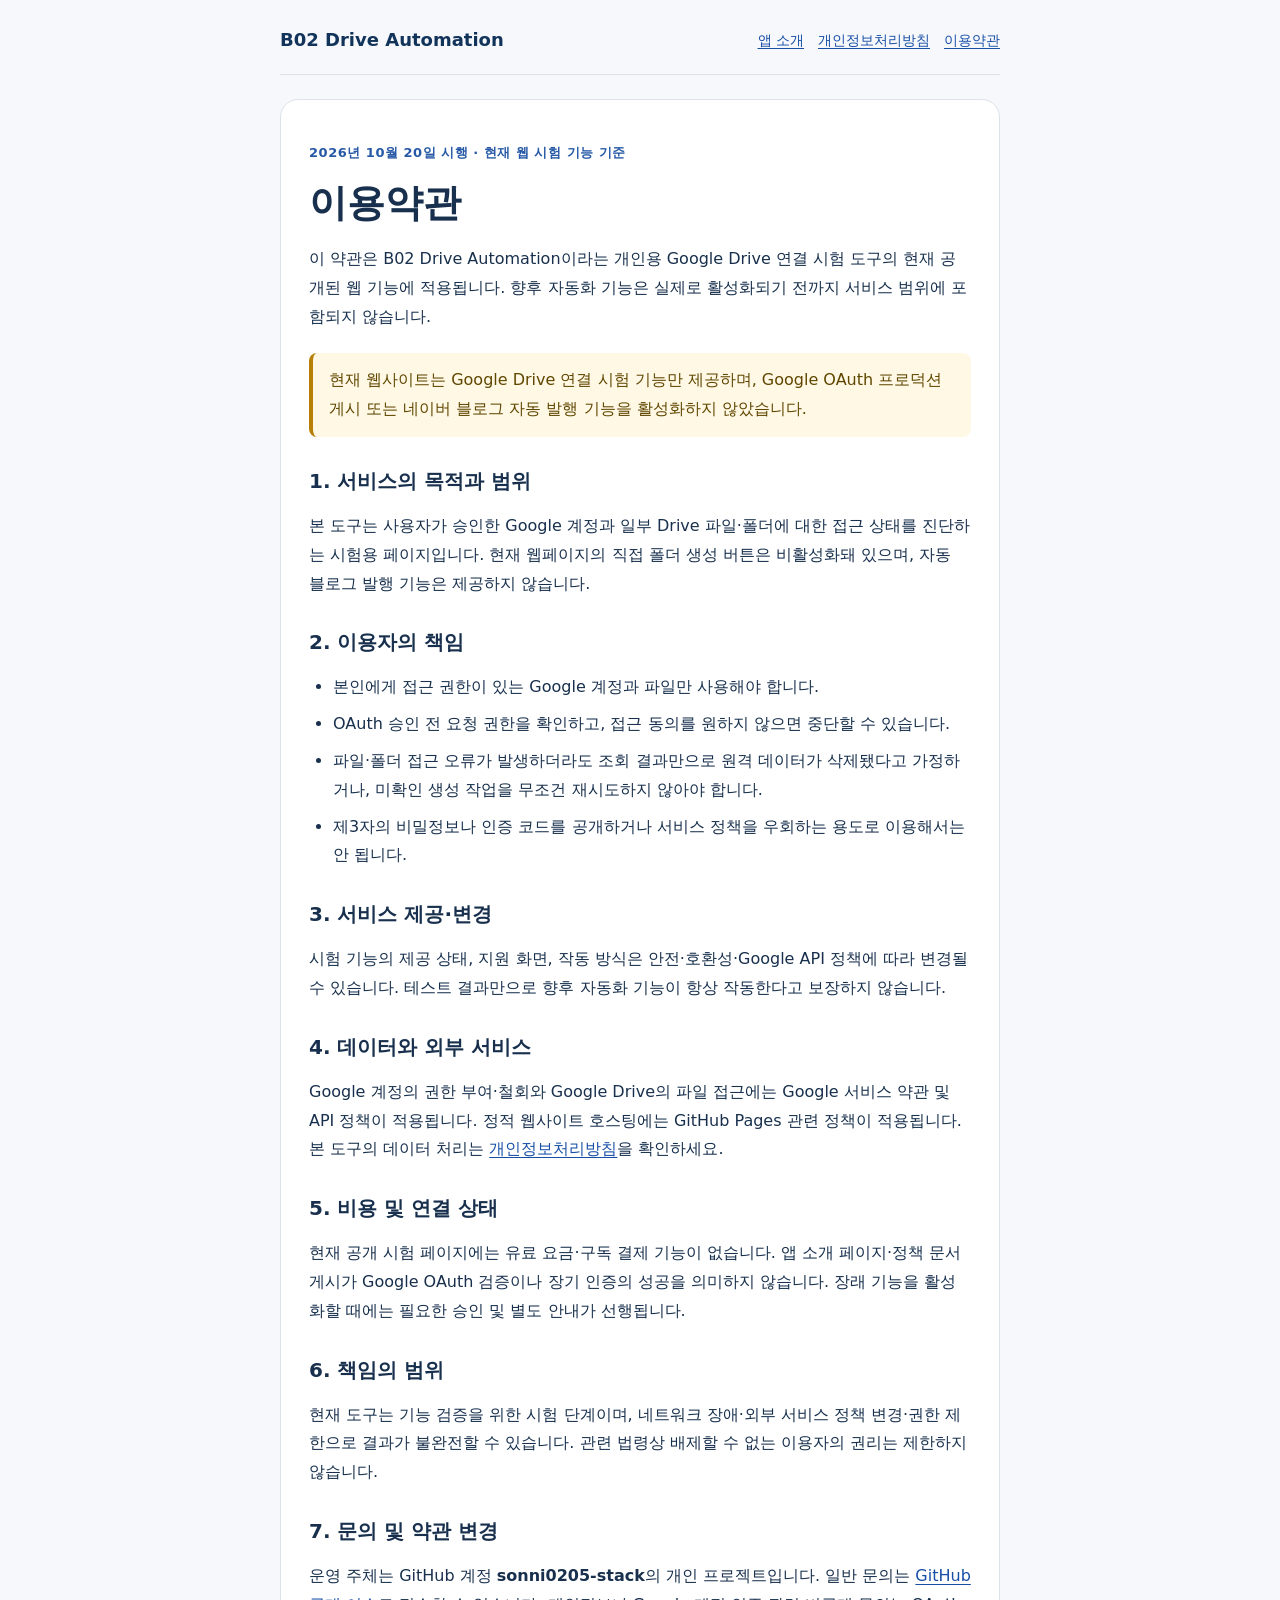
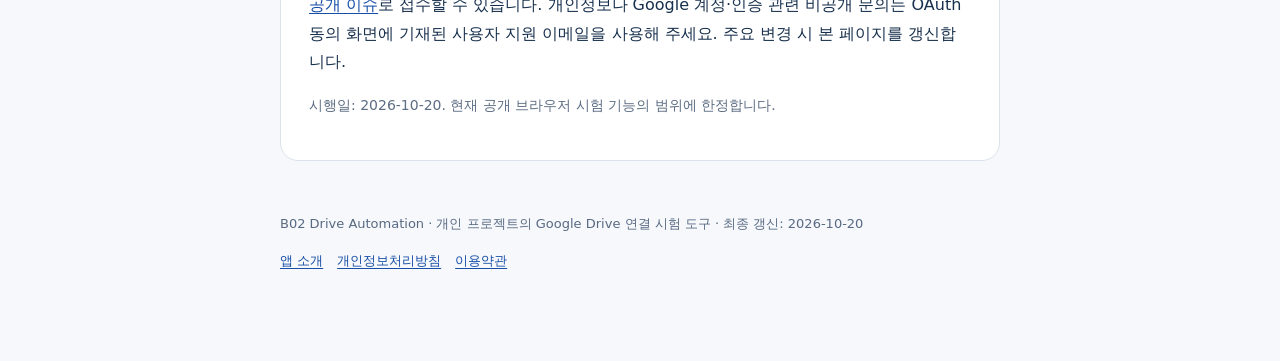
<file: terms.html>
<!doctype html>
<html lang="ko">
<head>
<meta charset="utf-8">
<meta name="viewport" content="width=device-width,initial-scale=1">
<meta name="referrer" content="strict-origin-when-cross-origin">
<meta name="description" content="이용약관 — B02 Drive Automation의 사용 목적과 데이터 처리 안내">
<title>이용약관 | B02 Drive Automation</title>
<style>:root{color-scheme:light}*{box-sizing:border-box}body{margin:0;background:#f6f8fc;color:#18304d;font:16px/1.8 system-ui,-apple-system,"Noto Sans KR",sans-serif}a{color:#174ea6;text-underline-offset:3px}a:focus-visible{outline:3px solid #174ea6;outline-offset:3px}.wrap{max-width:760px;margin:auto;padding:24px 20px 60px}.top{display:flex;flex-wrap:wrap;align-items:center;justify-content:space-between;gap:12px;padding-bottom:18px;border-bottom:1px solid #dce2eb}.brand{font-size:18px;font-weight:800;text-decoration:none;color:#12345a}.nav{display:flex;gap:14px;flex-wrap:wrap;font-size:14px}.panel{background:#fff;border:1px solid #dce2eb;border-radius:18px;padding:28px;margin-top:24px}h1{font-size:clamp(27px,6vw,38px);line-height:1.35;margin:12px 0 16px}h2{font-size:20px;margin:30px 0 12px;line-height:1.45}h3{font-size:17px;margin:18px 0 9px}p,li{overflow-wrap:anywhere}ul,ol{padding-left:24px}li{margin:8px 0}.kicker{font-size:13px;font-weight:800;letter-spacing:.04em;color:#2759a6}.notice{background:#fff8e5;border-left:4px solid #b68009;border-radius:8px;padding:13px 16px;color:#604700;margin:22px 0}a.link{display:inline-block;border-radius:10px;padding:10px 16px;color:#fff;background:#174ea6;text-decoration:none;font-weight:700}.muted{color:#5d6d83;font-size:14px}footer{margin-top:22px;padding:16px 0;font-size:13px;color:#586a82}footer a{margin-right:14px}@media(max-width:540px){.wrap{padding:14px 13px 42px}.panel{padding:19px 17px;border-radius:13px}.nav{gap:10px}h2{font-size:19px}}</style>
</head>
<body>
<div class="wrap">
<header class="top"><a class="brand" href="app-home.html">B02 Drive Automation</a><nav class="nav" aria-label="사이트 안내"><a href="app-home.html">앱 소개</a><a href="privacy.html">개인정보처리방침</a><a href="terms.html" aria-current="page">이용약관</a></nav></header>
<main class="panel">
<p class="kicker">2026년 10월 20일 시행 · 현재 웹 시험 기능 기준</p>
<h1>이용약관</h1>
<p>이 약관은 B02 Drive Automation이라는 개인용 Google Drive 연결 시험 도구의 현재 공개된 웹 기능에 적용됩니다. 향후 자동화 기능은 실제로 활성화되기 전까지 서비스 범위에 포함되지 않습니다.</p>
<div class="notice">현재 웹사이트는 Google Drive 연결 시험 기능만 제공하며, Google OAuth 프로덕션 게시 또는 네이버 블로그 자동 발행 기능을 활성화하지 않았습니다.</div>
<h2>1. 서비스의 목적과 범위</h2>
<p>본 도구는 사용자가 승인한 Google 계정과 일부 Drive 파일·폴더에 대한 접근 상태를 진단하는 시험용 페이지입니다. 현재 웹페이지의 직접 폴더 생성 버튼은 비활성화돼 있으며, 자동 블로그 발행 기능은 제공하지 않습니다.</p>
<h2>2. 이용자의 책임</h2>
<ul>
<li>본인에게 접근 권한이 있는 Google 계정과 파일만 사용해야 합니다.</li>
<li>OAuth 승인 전 요청 권한을 확인하고, 접근 동의를 원하지 않으면 중단할 수 있습니다.</li>
<li>파일·폴더 접근 오류가 발생하더라도 조회 결과만으로 원격 데이터가 삭제됐다고 가정하거나, 미확인 생성 작업을 무조건 재시도하지 않아야 합니다.</li>
<li>제3자의 비밀정보나 인증 코드를 공개하거나 서비스 정책을 우회하는 용도로 이용해서는 안 됩니다.</li>
</ul>
<h2>3. 서비스 제공·변경</h2>
<p>시험 기능의 제공 상태, 지원 화면, 작동 방식은 안전·호환성·Google API 정책에 따라 변경될 수 있습니다. 테스트 결과만으로 향후 자동화 기능이 항상 작동한다고 보장하지 않습니다.</p>
<h2>4. 데이터와 외부 서비스</h2>
<p>Google 계정의 권한 부여·철회와 Google Drive의 파일 접근에는 Google 서비스 약관 및 API 정책이 적용됩니다. 정적 웹사이트 호스팅에는 GitHub Pages 관련 정책이 적용됩니다. 본 도구의 데이터 처리는 <a href="privacy.html">개인정보처리방침</a>을 확인하세요.</p>
<h2>5. 비용 및 연결 상태</h2>
<p>현재 공개 시험 페이지에는 유료 요금·구독 결제 기능이 없습니다. 앱 소개 페이지·정책 문서 게시가 Google OAuth 검증이나 장기 인증의 성공을 의미하지 않습니다. 장래 기능을 활성화할 때에는 필요한 승인 및 별도 안내가 선행됩니다.</p>
<h2>6. 책임의 범위</h2>
<p>현재 도구는 기능 검증을 위한 시험 단계이며, 네트워크 장애·외부 서비스 정책 변경·권한 제한으로 결과가 불완전할 수 있습니다. 관련 법령상 배제할 수 없는 이용자의 권리는 제한하지 않습니다.</p>
<h2>7. 문의 및 약관 변경</h2>
<p>운영 주체는 GitHub 계정 <strong>sonni0205-stack</strong>의 개인 프로젝트입니다. 일반 문의는 <a href="https://github.com/sonni0205-stack/b02-picker-test/issues/new">GitHub 공개 이슈</a>로 접수할 수 있습니다. 개인정보나 Google 계정·인증 관련 비공개 문의는 OAuth 동의 화면에 기재된 사용자 지원 이메일을 사용해 주세요. 주요 변경 시 본 페이지를 갱신합니다.</p>
<p class="muted">시행일: 2026-10-20. 현재 공개 브라우저 시험 기능의 범위에 한정합니다.</p></main>
<footer><p>B02 Drive Automation · 개인 프로젝트의 Google Drive 연결 시험 도구 · 최종 갱신: 2026-10-20</p><p><a href="app-home.html">앱 소개</a><a href="privacy.html">개인정보처리방침</a><a href="terms.html">이용약관</a></p></footer>
</div>
</body></html>
</file>
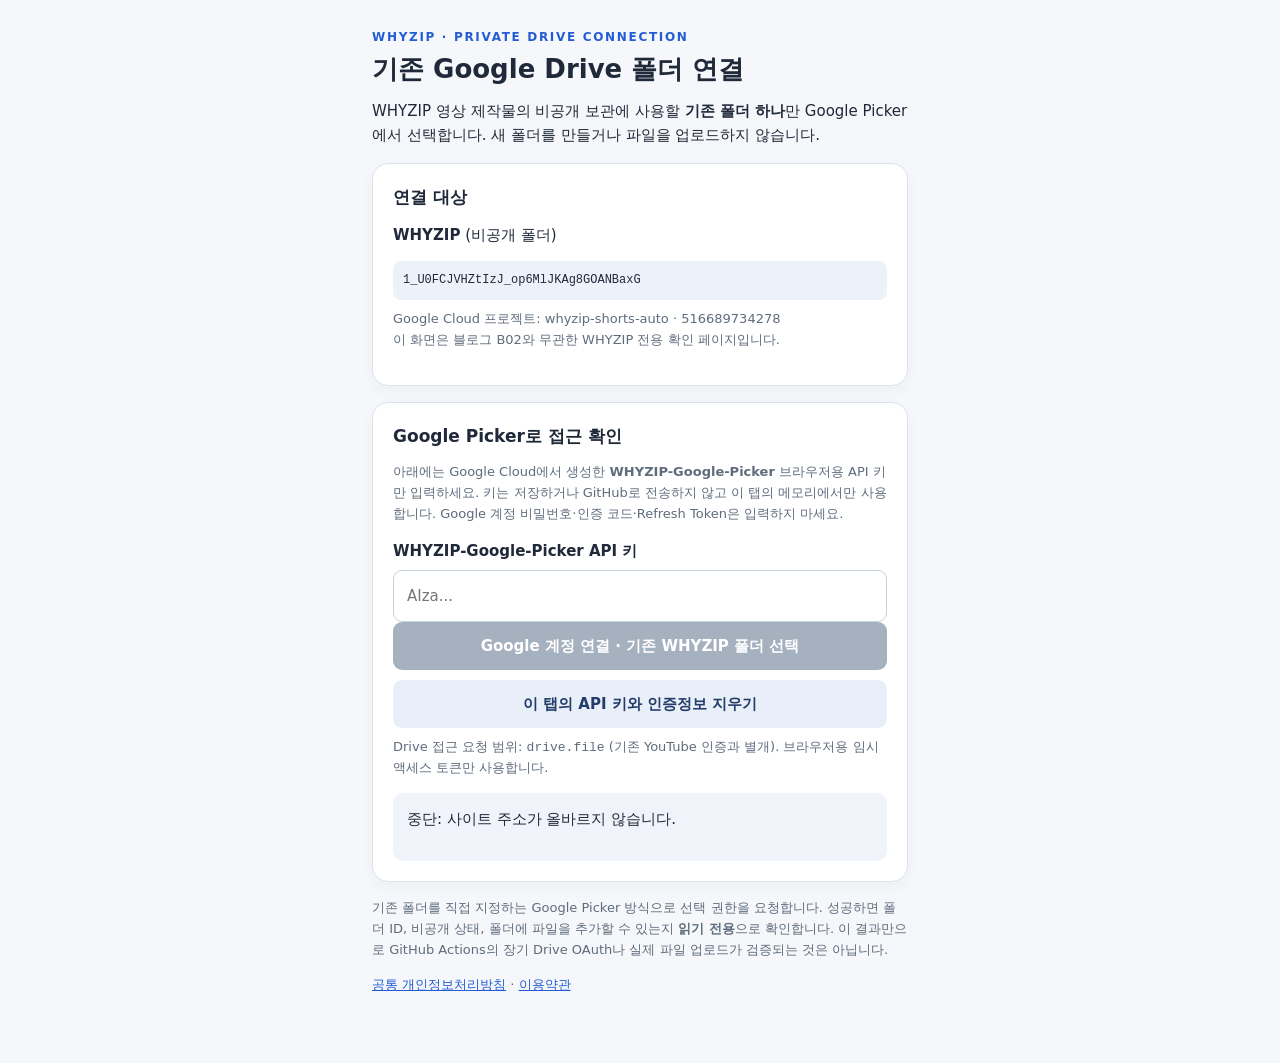
<file: whyzip-drive-picker.html>
<!doctype html>
<html lang="ko">
<head>
<meta charset="utf-8">
<meta name="viewport" content="width=device-width, initial-scale=1">
<meta name="referrer" content="strict-origin-when-cross-origin">
<meta name="robots" content="noindex,nofollow">
<title>WHYZIP | Google Drive 폴더 연결</title>
<style>
:root{color-scheme:light;--ink:#20293a;--muted:#5f6c7d;--line:#dce4eb;--blue:#245cd4}
*{box-sizing:border-box}body{margin:0;background:#f5f7fa;color:var(--ink);font:15px/1.6 system-ui,-apple-system,"Noto Sans KR",sans-serif}
main{max-width:570px;margin:0 auto;padding:28px 17px 55px}
h1{font-size:26px;line-height:1.3;margin:6px 0 12px}h2{font-size:17px;margin:0 0 12px}
.kicker{font-size:12px;font-weight:800;letter-spacing:.14em;color:var(--blue)}
p{margin:9px 0 14px}.muted{color:var(--muted);font-size:13px}
.panel{background:white;border:1px solid var(--line);border-radius:16px;padding:20px;margin:16px 0;box-shadow:0 5px 16px #1d36500a}
label{display:block;font-weight:700;margin:12px 0 7px}
input,button{font:inherit;border-radius:9px}
input{display:block;width:100%;padding:13px;border:1px solid #c6d1de;color:var(--ink);background:#fff}
input:focus-visible,button:focus-visible{outline:3px solid #87b2ff;outline-offset:2px}
button{padding:12px 16px;border:0;background:var(--blue);color:#fff;font-weight:700;cursor:pointer;width:100%}
button:disabled{background:#a6b1c0;cursor:not-allowed}
button.secondary{background:#e9eff8;color:#223d6a;margin-top:10px}
.status{white-space:pre-wrap;overflow-wrap:anywhere;background:#f0f4fa;padding:14px;border-radius:10px;min-height:68px}
a{color:#245cd4;overflow-wrap:anywhere}.code{font:12px/1.6 ui-monospace,monospace;word-break:break-all;background:#edf2fa;border-radius:8px;padding:10px}
small{font-size:12px}
</style>
</head>
<body>
<main>
<div class="kicker">WHYZIP · PRIVATE DRIVE CONNECTION</div>
<h1>기존 Google Drive 폴더 연결</h1>
<p>WHYZIP 영상 제작물의 비공개 보관에 사용할 <b>기존 폴더 하나</b>만 Google Picker에서 선택합니다. 새 폴더를 만들거나 파일을 업로드하지 않습니다.</p>
<div class="panel">
<h2>연결 대상</h2>
<p><b>WHYZIP</b> (비공개 폴더)</p>
<div class="code" id="folder-id">1_U0FCJVHZtIzJ_op6MlJKAg8GOANBaxG</div>
<p class="muted">Google Cloud 프로젝트: whyzip-shorts-auto · 516689734278<br>
이 화면은 블로그 B02와 무관한 WHYZIP 전용 확인 페이지입니다.</p>
</div>
<div class="panel">
<h2>Google Picker로 접근 확인</h2>
<p class="muted">아래에는 Google Cloud에서 생성한 <b>WHYZIP-Google-Picker</b> 브라우저용 API 키만 입력하세요. 키는 저장하거나 GitHub로 전송하지 않고 이 탭의 메모리에서만 사용합니다. Google 계정 비밀번호·인증 코드·Refresh Token은 입력하지 마세요.</p>
<label for="api-key">WHYZIP-Google-Picker API 키</label>
<input id="api-key" type="password" inputmode="text" spellcheck="false" autocomplete="off" placeholder="AIza...">
<button id="connect" type="button" disabled>Google 계정 연결 · 기존 WHYZIP 폴더 선택</button>
<button id="forget" class="secondary" type="button">이 탭의 API 키와 인증정보 지우기</button>
<p class="muted">Drive 접근 요청 범위: <code>drive.file</code> (기존 YouTube 인증과 별개). 브라우저용 임시 액세스 토큰만 사용합니다.</p>
<div class="status" id="status" role="status" aria-live="polite">Google 라이브러리를 불러오는 중...</div>
</div>
<p class="muted">기존 폴더를 직접 지정하는 Google Picker 방식으로 선택 권한을 요청합니다. 성공하면 폴더 ID, 비공개 상태, 폴더에 파일을 추가할 수 있는지 <b>읽기 전용</b>으로 확인합니다. 이 결과만으로 GitHub Actions의 장기 Drive OAuth나 실제 파일 업로드가 검증되는 것은 아닙니다.</p>
<p class="muted"><a href="oauth-hub/privacy.html">공통 개인정보처리방침</a> · <a href="oauth-hub/terms.html">이용약관</a></p>
</main>
<script>
(function(){
"use strict";
const PROJECT_ID="whyzip-shorts-auto";
const PROJECT_NUMBER="516689734278";
const CLIENT_ID="1001279311572-m9prvpp72j7lhj5alksck3fgau0qq5k9.apps.googleusercontent.com";
const FOLDER_ID="1_U0FCJVHZtIzJ_op6MlJKAg8GOANBaxG";
const FOLDER_MIME="application/vnd.google-apps.folder";
const SCOPE="https://www.googleapis.com/auth/drive.file";
const EXPECTED_ORIGIN="https://sonni0205-stack.github.io";
const $=id=>document.getElementById(id);
let accessToken=null;
let pickerLoaded=false;
window.addEventListener('whyzip-picker-ready',function(){pickerLoaded=true;});
let busy=false;
let keyInUse=null;
let nonce=0;
function status(message){$("status").textContent=message;}
function error(message){status("중단: "+message);}
function ready(){return !!(pickerLoaded&&window.google&&google.accounts&&google.accounts.oauth2&&google.picker);}
function clean(){
  nonce+=1;accessToken=null;keyInUse=null;busy=false;$("api-key").value="";
  $("connect").disabled=!ready();status("이 탭의 임시 인증정보를 지웠습니다.");
}
function begin(){
  if(busy)return;
  if(location.origin!==EXPECTED_ORIGIN)return error("승인된 GitHub Pages 주소에서만 실행할 수 있습니다.");
  if(!ready())return error("Google Picker 라이브러리가 준비되지 않았습니다.");
  const key=$("api-key").value.trim();
  if(!/^AIza[A-Za-z0-9_-]{20,}$/.test(key))return error("WHYZIP용 브라우저 API 키 형식을 확인하세요.");
  busy=true;$("connect").disabled=true;keyInUse=key;
  const myNonce=++nonce;
  function showPicker(){
    if(myNonce!==nonce)return;
    try{
      const tokenForPicker=accessToken;
      let selectionHandled=false;
      const view=new google.picker.DocsView(google.picker.ViewId.FOLDERS)
        .setIncludeFolders(true).setSelectFolderEnabled(true)
        .setFileIds(FOLDER_ID)
        .setMode(google.picker.DocsViewMode.LIST);
      const picker=new google.picker.PickerBuilder()
        .setOAuthToken(tokenForPicker)
        .setDeveloperKey(keyInUse)
        .setAppId(PROJECT_NUMBER)
        .setOrigin(location.origin)
        .setLocale("ko")
        .addView(view)
        .setTitle("기존 WHYZIP 폴더 선택")
        .setCallback(async function(data){
          if(myNonce!==nonce||selectionHandled)return;
          const action=data&&data[google.picker.Response.ACTION];
          if(action===google.picker.Action.CANCEL){busy=false;$("connect").disabled=false;status("폴더 선택을 취소했습니다.");return;}
          if(action!==google.picker.Action.PICKED)return;
          selectionHandled=true;
          const docs=data[google.picker.Response.DOCUMENTS]||[];
          const chosen=docs.length===1&&docs[0][google.picker.Document.ID];
          if(chosen!==FOLDER_ID){busy=false;$("connect").disabled=false;return error("WHYZIP 지정 폴더가 아닙니다. 다른 프로젝트 폴더는 연결하지 않습니다.");}
          status("WHYZIP 폴더 선택 완료. 접근 권한을 읽기 전용으로 확인합니다...");
          try{
            const url=new URL("https://www.googleapis.com/drive/v3/files/"+encodeURIComponent(FOLDER_ID));
            url.searchParams.set("fields","id,name,mimeType,trashed,shared,isAppAuthorized,capabilities(canAddChildren)");
            url.searchParams.set("supportsAllDrives","true");
            const response=await fetch(url.toString(),{method:"GET",cache:"no-store",
              headers:{"Authorization":"Bearer "+tokenForPicker}});
            if(myNonce!==nonce)return;
            if(!response.ok){
              const payload=await response.json().catch(()=>({}));
              const reason=String(payload?.error?.errors?.[0]?.reason||"unclassified").replace(/[^a-zA-Z0-9_-]/g,"").slice(0,40);
              if(response.status===404){
                status("WHYZIP_FOLDER_PICKED_VERIFY_PENDING\nPicker 선택 콜백은 확인됐지만 같은 브라우저 토큰의 Drive 조회는 실패했습니다. (HTTP 404 / "+reason+")\n사용자는 WHYZIP 프로젝트의 기존 클라이언트·API 키 구성을 확인했습니다. 이 오류만으로 프로젝트 불일치나 반영 지연을 단정하지 않습니다.\n같은 선택·로그인·설정 확인을 반복하지 마세요. 앱별 권한이 실제 부여됐는지는 미확인입니다. 실제 파일 업로드/YouTube 게시: 모두 0회.");
                return;
              }
              throw Error("Drive API 조회 실패 (HTTP "+response.status+" / "+reason+").");
            }
            const meta=await response.json();
            if(myNonce!==nonce)return;
            if(meta.id!==FOLDER_ID||meta.name!=="WHYZIP"||meta.mimeType!==FOLDER_MIME||meta.trashed!==false)
              throw Error("선택한 폴더의 ID·이름·유형이 일치하지 않습니다.");
            if(meta.shared!==false)throw Error("비공개 상태를 확인할 수 없습니다. 공유 설정을 변경하지 않았습니다.");
            if(meta.capabilities?.canAddChildren!==true)
              throw Error("기존 폴더의 파일 추가 권한이 확인되지 않았습니다.");
            if(!Object.prototype.hasOwnProperty.call(meta,"isAppAuthorized")){
              status("WHYZIP_FOLDER_APP_GRANT_UNVERIFIED\n메타데이터 조회는 성공했지만 isAppAuthorized 필드가 반환되지 않았습니다. false로 단정하지 않습니다.\nPicker 선택·로그인·권한 설정을 반복하지 마세요. 업로드는 하지 않았습니다.");return;
            }
            if(typeof meta.isAppAuthorized!=="boolean")throw Error("isAppAuthorized 응답 형식이 올바르지 않습니다. 앱 권한은 미확인입니다.");
            if(meta.isAppAuthorized===false){
              status("WHYZIP_FOLDER_APP_GRANT_FALSE\nDrive가 isAppAuthorized=false를 명시적으로 반환했습니다. 폴더를 볼 수 있거나 canAddChildren=true인 것만으로 앱별 권한이 증명되지 않습니다.\n이미 확인한 Cloud 설정이나 Picker 선택·로그인을 반복하지 마세요. 업로드는 하지 않았습니다.");return;
            }
            status("WHYZIP_FOLDER_PICKER_APP_AUTHORIZED\n기존 폴더 ID 일치 · 비공개 상태 확인 · 브라우저 앱 isAppAuthorized=true 관측.\n새 폴더 생성/파일 업로드/YouTube 게시: 모두 0회.\nActions의 계정/앱 일치 및 실제 업로드 성공까지 증명한 것은 아닙니다.");
          }catch(e){error(e instanceof Error?e.message:"폴더 상태 확인 실패");}
          finally{busy=false;$("connect").disabled=false;}
        }).build();
      picker.setVisible(true);
      status("Google Picker에서 WHYZIP 폴더 하나를 선택하세요.");
    }catch(e){busy=false;$("connect").disabled=false;error("Picker를 열지 못했습니다. API 키의 허용 도메인과 Google Picker API 설정을 확인하세요.");}
  }
  if(accessToken){showPicker();return;}
  try{
    const client=google.accounts.oauth2.initTokenClient({
      client_id:CLIENT_ID,scope:SCOPE,include_granted_scopes:false,
      callback:function(resp){
        if(myNonce!==nonce)return;
        if(!resp||resp.error||!resp.access_token||
           !google.accounts.oauth2.hasGrantedAllScopes(resp,SCOPE)){
          busy=false;$("connect").disabled=false;
          return error("Drive 전용 OAuth 동의가 완료되지 않았습니다. YouTube 인증은 그대로 보존됩니다.");
        }
        accessToken=resp.access_token;showPicker();
      },
      error_callback:function(){if(myNonce===nonce){busy=false;$("connect").disabled=false;error("Google 인증 팝업이 닫혔거나 차단됐습니다.");}}
    });
    client.requestAccessToken({prompt:""});
    status("Google 계정에서 Drive 폴더 선택 권한을 확인해 주세요. 이미 승인했다면 동의 없이 진행될 수 있습니다.");
  }catch(e){busy=false;$("connect").disabled=false;error("Google 로그인 화면을 열지 못했습니다.");}
}
$("forget").addEventListener("click",clean);
$("connect").addEventListener("click",begin);
if(location.origin!==EXPECTED_ORIGIN){error("사이트 주소가 올바르지 않습니다.");return;}
const timer=setInterval(function(){if(ready()){clearInterval(timer);$("connect").disabled=false;status("준비 완료. WHYZIP 브라우저 API 키를 입력한 뒤 연결하세요.");}},200);
setTimeout(function(){if(!ready()){clearInterval(timer);error("Google 라이브러리 로딩 실패. Chrome에서 페이지를 다시 열어보세요.");}},15000);
})();
</script>
<script src="https://apis.google.com/js/api.js" async defer onload="gapi.load('picker',()=>{window.__whyzipPickerLoaded=true;})"></script>
<script src="https://accounts.google.com/gsi/client" async defer></script>
<script>
(function(){
  const i=setInterval(function(){
    if(window.__whyzipPickerLoaded){clearInterval(i);window.dispatchEvent(new Event("whyzip-picker-ready"));}
  },100);
  setTimeout(function(){clearInterval(i);},16000);
})();
</script>
</body>
</html>
</file>
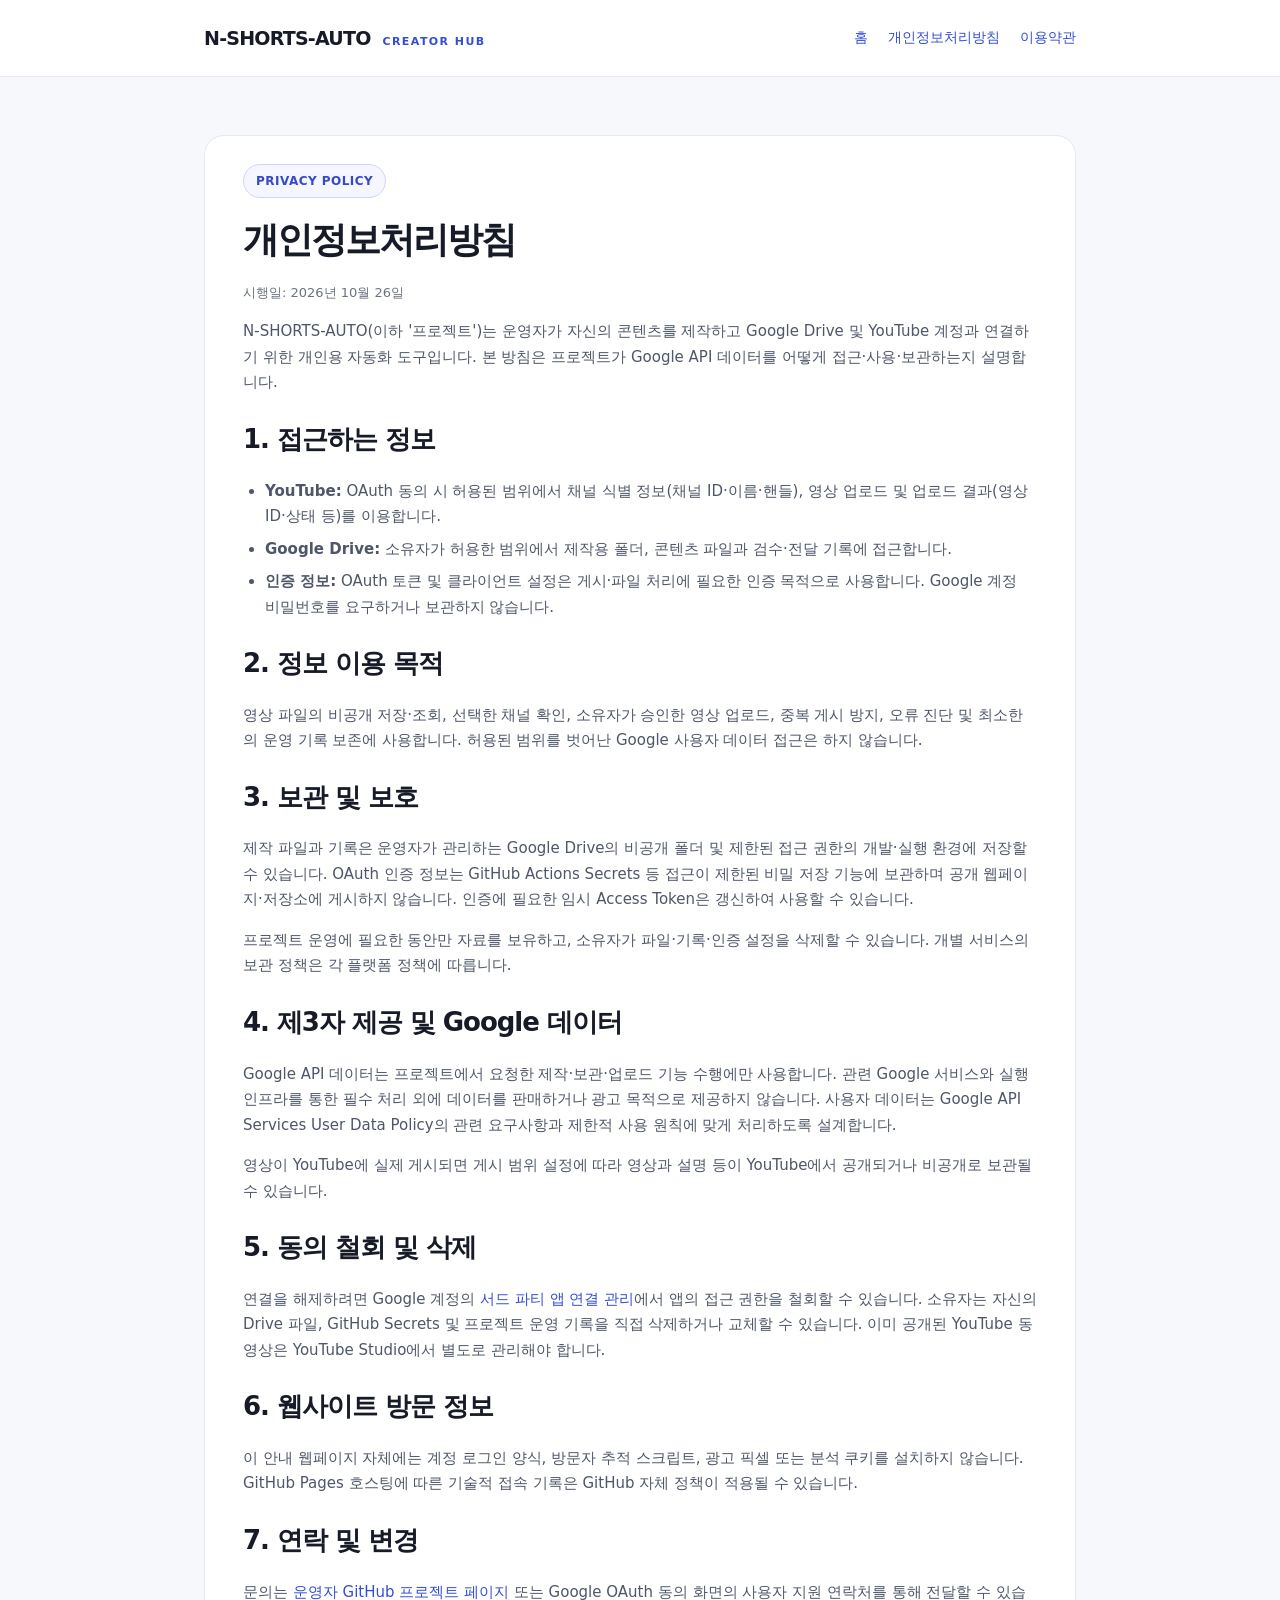
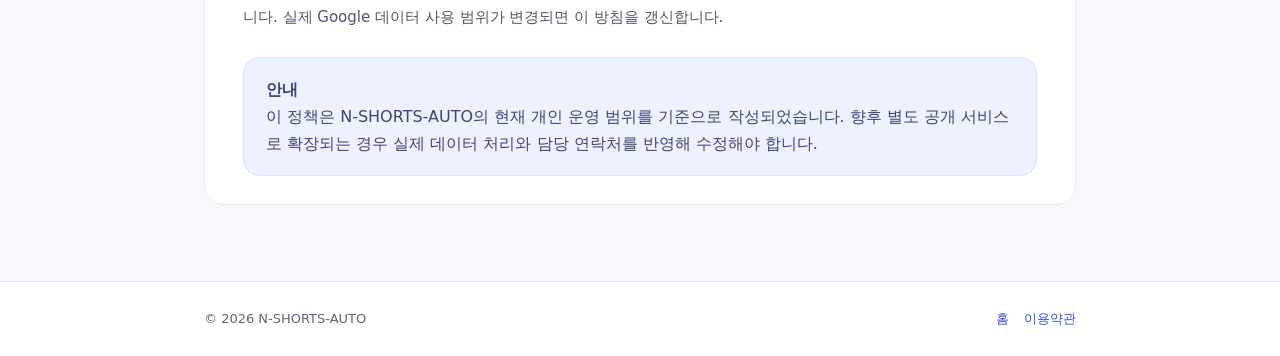
<file: oauth-hub/privacy.html>
<!doctype html><html lang="ko"><head><meta charset="utf-8"><meta name="viewport" content="width=device-width,initial-scale=1"><meta name="description" content="N-SHORTS-AUTO 개인정보처리방침 및 Google API 데이터 사용 안내"><title>개인정보처리방침 | N-SHORTS-AUTO</title><link rel="stylesheet" href="style.css"></head><body><header class="top"><div class="wrap nav"><a class="brand" href="./">N-SHORTS-AUTO <small>CREATOR HUB</small></a><nav class="navlinks"><a href="./">홈</a><a href="privacy.html" aria-current="page">개인정보처리방침</a><a href="terms.html">이용약관</a></nav></div></header><main class="doc"><div class="wrap"><article><span class="eyebrow">PRIVACY POLICY</span><h1 style="font-size:36px">개인정보처리방침</h1><p class="stamp">시행일: 2026년 10월 26일</p><p>N-SHORTS-AUTO(이하 '프로젝트')는 운영자가 자신의 콘텐츠를 제작하고 Google Drive 및 YouTube 계정과 연결하기 위한 개인용 자동화 도구입니다. 본 방침은 프로젝트가 Google API 데이터를 어떻게 접근·사용·보관하는지 설명합니다.</p>
<section><h2>1. 접근하는 정보</h2><ul><li><strong>YouTube:</strong> OAuth 동의 시 허용된 범위에서 채널 식별 정보(채널 ID·이름·핸들), 영상 업로드 및 업로드 결과(영상 ID·상태 등)를 이용합니다.</li><li><strong>Google Drive:</strong> 소유자가 허용한 범위에서 제작용 폴더, 콘텐츠 파일과 검수·전달 기록에 접근합니다.</li><li><strong>인증 정보:</strong> OAuth 토큰 및 클라이언트 설정은 게시·파일 처리에 필요한 인증 목적으로 사용합니다. Google 계정 비밀번호를 요구하거나 보관하지 않습니다.</li></ul></section>
<section><h2>2. 정보 이용 목적</h2><p>영상 파일의 비공개 저장·조회, 선택한 채널 확인, 소유자가 승인한 영상 업로드, 중복 게시 방지, 오류 진단 및 최소한의 운영 기록 보존에 사용합니다. 허용된 범위를 벗어난 Google 사용자 데이터 접근은 하지 않습니다.</p></section>
<section><h2>3. 보관 및 보호</h2><p>제작 파일과 기록은 운영자가 관리하는 Google Drive의 비공개 폴더 및 제한된 접근 권한의 개발·실행 환경에 저장할 수 있습니다. OAuth 인증 정보는 GitHub Actions Secrets 등 접근이 제한된 비밀 저장 기능에 보관하며 공개 웹페이지·저장소에 게시하지 않습니다. 인증에 필요한 임시 Access Token은 갱신하여 사용할 수 있습니다.</p><p>프로젝트 운영에 필요한 동안만 자료를 보유하고, 소유자가 파일·기록·인증 설정을 삭제할 수 있습니다. 개별 서비스의 보관 정책은 각 플랫폼 정책에 따릅니다.</p></section>
<section><h2>4. 제3자 제공 및 Google 데이터</h2><p>Google API 데이터는 프로젝트에서 요청한 제작·보관·업로드 기능 수행에만 사용합니다. 관련 Google 서비스와 실행 인프라를 통한 필수 처리 외에 데이터를 판매하거나 광고 목적으로 제공하지 않습니다. 사용자 데이터는 Google API Services User Data Policy의 관련 요구사항과 제한적 사용 원칙에 맞게 처리하도록 설계합니다.</p><p>영상이 YouTube에 실제 게시되면 게시 범위 설정에 따라 영상과 설명 등이 YouTube에서 공개되거나 비공개로 보관될 수 있습니다.</p></section>
<section><h2>5. 동의 철회 및 삭제</h2><p>연결을 해제하려면 Google 계정의 <a href="https://myaccount.google.com/connections">서드 파티 앱 연결 관리</a>에서 앱의 접근 권한을 철회할 수 있습니다. 소유자는 자신의 Drive 파일, GitHub Secrets 및 프로젝트 운영 기록을 직접 삭제하거나 교체할 수 있습니다. 이미 공개된 YouTube 동영상은 YouTube Studio에서 별도로 관리해야 합니다.</p></section>
<section><h2>6. 웹사이트 방문 정보</h2><p>이 안내 웹페이지 자체에는 계정 로그인 양식, 방문자 추적 스크립트, 광고 픽셀 또는 분석 쿠키를 설치하지 않습니다. GitHub Pages 호스팅에 따른 기술적 접속 기록은 GitHub 자체 정책이 적용될 수 있습니다.</p></section>
<section><h2>7. 연락 및 변경</h2><p>문의는 <a href="https://github.com/sonni0205-stack/b02-picker-test">운영자 GitHub 프로젝트 페이지</a> 또는 Google OAuth 동의 화면의 사용자 지원 연락처를 통해 전달할 수 있습니다. 실제 Google 데이터 사용 범위가 변경되면 이 방침을 갱신합니다.</p></section>
<div class="note"><strong>안내</strong><br>이 정책은 N-SHORTS-AUTO의 현재 개인 운영 범위를 기준으로 작성되었습니다. 향후 별도 공개 서비스로 확장되는 경우 실제 데이터 처리와 담당 연락처를 반영해 수정해야 합니다.</div></article></div></main><footer class="footer"><div class="wrap"><span>© 2026 N-SHORTS-AUTO</span><span><a href="./">홈</a><a href="terms.html">이용약관</a></span></div></footer></body></html>
</file>
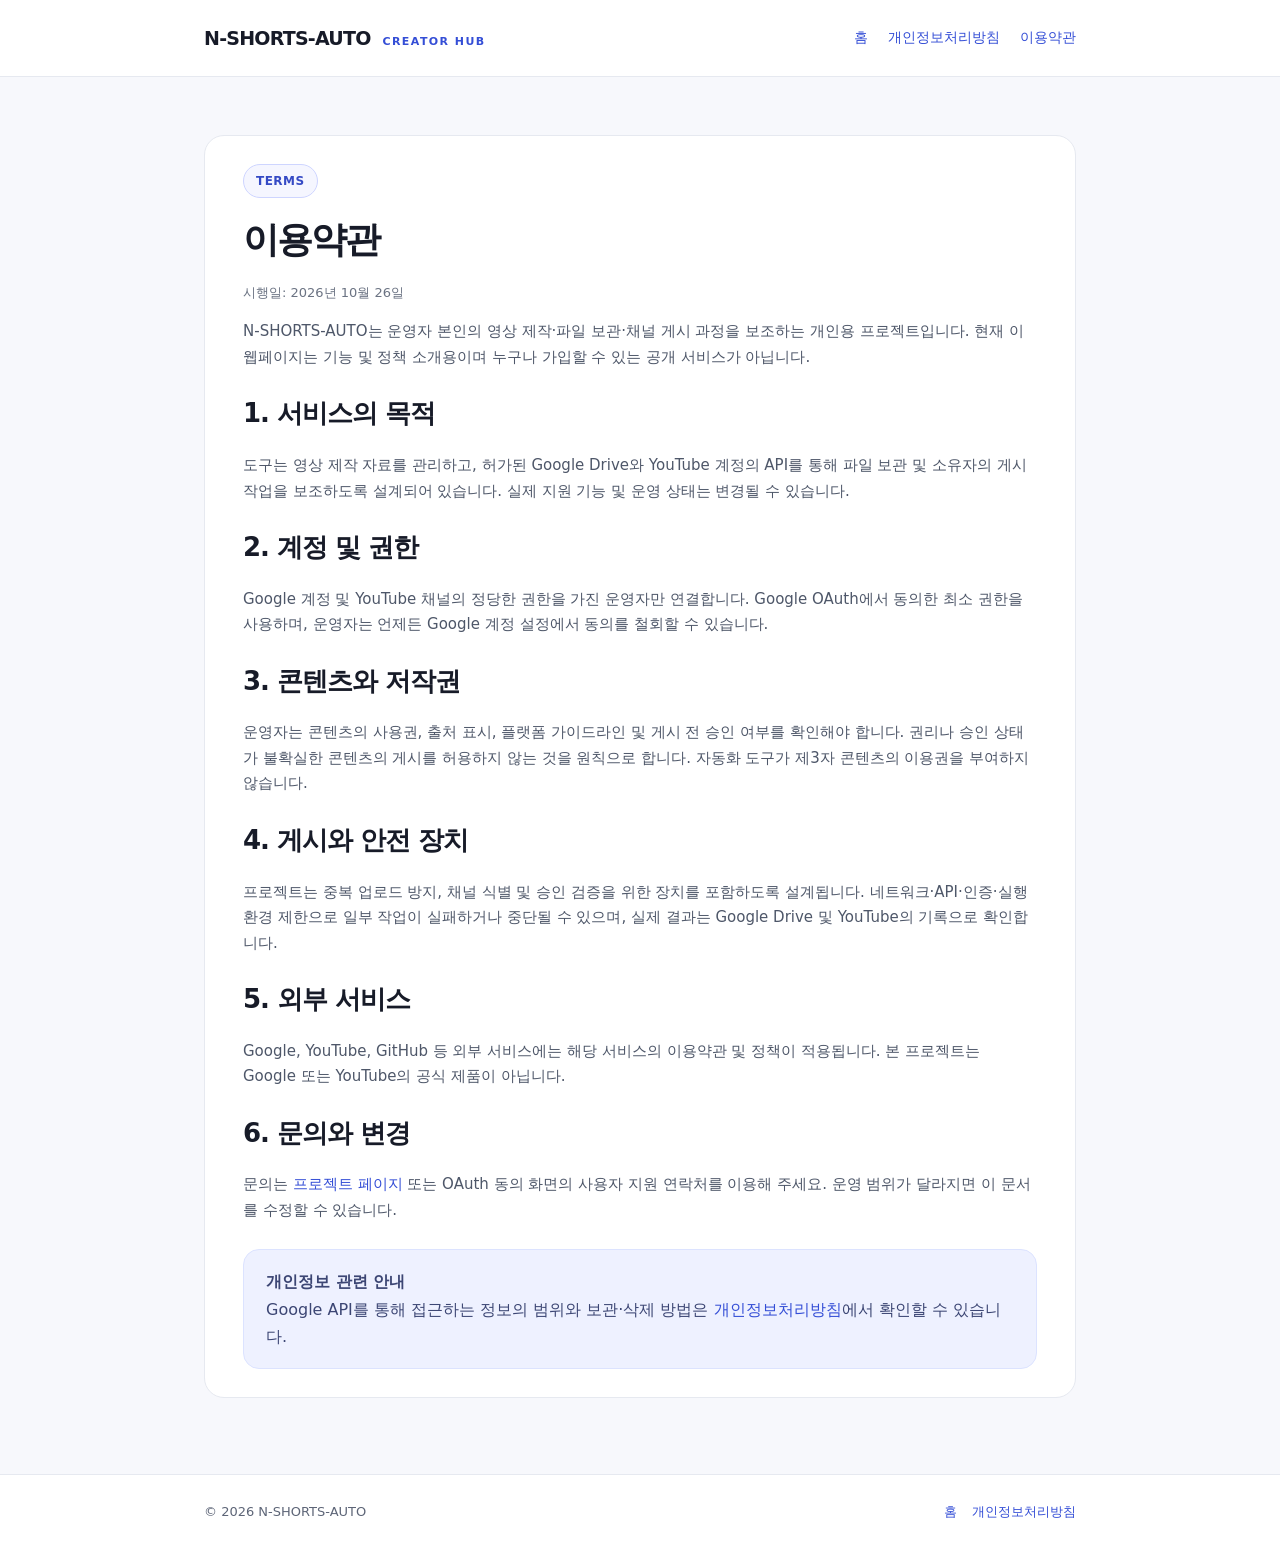
<file: oauth-hub/terms.html>
<!doctype html><html lang="ko"><head><meta charset="utf-8"><meta name="viewport" content="width=device-width,initial-scale=1"><meta name="description" content="N-SHORTS-AUTO 이용약관 및 프로젝트 사용 안내"><title>이용약관 | N-SHORTS-AUTO</title><link rel="stylesheet" href="style.css"></head><body><header class="top"><div class="wrap nav"><a class="brand" href="./">N-SHORTS-AUTO <small>CREATOR HUB</small></a><nav class="navlinks"><a href="./">홈</a><a href="privacy.html">개인정보처리방침</a><a href="terms.html" aria-current="page">이용약관</a></nav></div></header><main class="doc"><div class="wrap"><article><span class="eyebrow">TERMS</span><h1 style="font-size:36px">이용약관</h1><p class="stamp">시행일: 2026년 10월 26일</p><p>N-SHORTS-AUTO는 운영자 본인의 영상 제작·파일 보관·채널 게시 과정을 보조하는 개인용 프로젝트입니다. 현재 이 웹페이지는 기능 및 정책 소개용이며 누구나 가입할 수 있는 공개 서비스가 아닙니다.</p>
<section><h2>1. 서비스의 목적</h2><p>도구는 영상 제작 자료를 관리하고, 허가된 Google Drive와 YouTube 계정의 API를 통해 파일 보관 및 소유자의 게시 작업을 보조하도록 설계되어 있습니다. 실제 지원 기능 및 운영 상태는 변경될 수 있습니다.</p></section>
<section><h2>2. 계정 및 권한</h2><p>Google 계정 및 YouTube 채널의 정당한 권한을 가진 운영자만 연결합니다. Google OAuth에서 동의한 최소 권한을 사용하며, 운영자는 언제든 Google 계정 설정에서 동의를 철회할 수 있습니다.</p></section>
<section><h2>3. 콘텐츠와 저작권</h2><p>운영자는 콘텐츠의 사용권, 출처 표시, 플랫폼 가이드라인 및 게시 전 승인 여부를 확인해야 합니다. 권리나 승인 상태가 불확실한 콘텐츠의 게시를 허용하지 않는 것을 원칙으로 합니다. 자동화 도구가 제3자 콘텐츠의 이용권을 부여하지 않습니다.</p></section>
<section><h2>4. 게시와 안전 장치</h2><p>프로젝트는 중복 업로드 방지, 채널 식별 및 승인 검증을 위한 장치를 포함하도록 설계됩니다. 네트워크·API·인증·실행 환경 제한으로 일부 작업이 실패하거나 중단될 수 있으며, 실제 결과는 Google Drive 및 YouTube의 기록으로 확인합니다.</p></section>
<section><h2>5. 외부 서비스</h2><p>Google, YouTube, GitHub 등 외부 서비스에는 해당 서비스의 이용약관 및 정책이 적용됩니다. 본 프로젝트는 Google 또는 YouTube의 공식 제품이 아닙니다.</p></section>
<section><h2>6. 문의와 변경</h2><p>문의는 <a href="https://github.com/sonni0205-stack/b02-picker-test">프로젝트 페이지</a> 또는 OAuth 동의 화면의 사용자 지원 연락처를 이용해 주세요. 운영 범위가 달라지면 이 문서를 수정할 수 있습니다.</p></section>
<div class="note"><strong>개인정보 관련 안내</strong><br>Google API를 통해 접근하는 정보의 범위와 보관·삭제 방법은 <a href="privacy.html">개인정보처리방침</a>에서 확인할 수 있습니다.</div></article></div></main><footer class="footer"><div class="wrap"><span>© 2026 N-SHORTS-AUTO</span><span><a href="./">홈</a><a href="privacy.html">개인정보처리방침</a></span></div></footer></body></html>
</file>
<file: oauth-hub/style.css>
:root{--ink:#171b28;--muted:#5d6577;--line:#e6e9f0;--bg:#f7f8fc;--blue:#344ed6;--soft:#eef1ff}*{box-sizing:border-box}html{scroll-behavior:smooth}body{margin:0;background:var(--bg);color:var(--ink);font-family:system-ui,-apple-system,BlinkMacSystemFont,"Apple SD Gothic Neo","Malgun Gothic",sans-serif;line-height:1.7}a{color:var(--blue);text-decoration:none}a:hover{text-decoration:underline}.wrap{max-width:920px;margin:0 auto;padding:0 24px}.top{background:white;border-bottom:1px solid var(--line)}.nav{min-height:76px;display:flex;justify-content:space-between;align-items:center;gap:20px}.brand{font-weight:800;letter-spacing:-.04em;color:var(--ink);font-size:19px}.brand small{font-weight:600;color:var(--blue);font-size:11px;letter-spacing:.13em;margin-left:6px}.navlinks{display:flex;align-items:center;gap:20px;font-size:14px}.hero{padding:94px 0 68px;background:linear-gradient(148deg,#fff 7%,#f1f3ff 100%);border-bottom:1px solid var(--line)}.eyebrow{display:inline-block;padding:6px 12px;border:1px solid #ced5ff;border-radius:50px;background:#f5f6ff;color:#354ac5;font-size:12px;font-weight:700;letter-spacing:.04em}h1{font-size:clamp(34px,6vw,54px);letter-spacing:-.055em;line-height:1.22;margin:20px 0}h2{font-size:26px;letter-spacing:-.04em;line-height:1.35}h3{font-size:18px;letter-spacing:-.025em}.lead{max-width:690px;font-size:18px;color:#4d5566}.hero .actions{display:flex;gap:12px;margin-top:28px;flex-wrap:wrap}.btn{display:inline-block;background:var(--blue);border:1px solid var(--blue);color:white;border-radius:12px;padding:11px 18px;font-size:14px;font-weight:700}.btn.ghost{background:white;color:var(--blue)}.btn:hover{text-decoration:none;opacity:.9}.section{padding:56px 0}.grid{display:grid;grid-template-columns:repeat(3,minmax(0,1fr));gap:16px}.panel{background:white;border:1px solid var(--line);border-radius:18px;padding:24px}.panel p{color:var(--muted);font-size:14px}.num{font-size:13px;color:var(--blue);font-weight:800;letter-spacing:.12em}.note{background:var(--soft);border:1px solid #dce3ff;border-radius:16px;padding:18px 22px;color:#3c4674}.wide{margin:24px 0}.doc{padding:58px 0 76px}.doc article{background:white;border:1px solid var(--line);border-radius:20px;padding:28px 38px}.doc article section{margin:26px 0}.doc ul{padding-left:22px}.doc li{margin:7px 0}.doc p,.doc li{color:#4e5769;font-size:15px}.doc .stamp{font-size:13px;color:#6b7383}.footer{border-top:1px solid var(--line);background:#fff;padding:26px 0;font-size:13px;color:var(--muted)}.footer .wrap{display:flex;justify-content:space-between;gap:16px;flex-wrap:wrap}.footer a{margin-left:15px}@media(max-width:700px){.nav{align-items:flex-start;flex-direction:column;padding-top:15px;padding-bottom:14px;gap:8px}.navlinks{gap:14px;flex-wrap:wrap}.hero{padding:62px 0 52px}.grid{grid-template-columns:1fr}.doc article{padding:24px 20px}.section{padding:36px 0}.lead{font-size:16px}}
</file>
